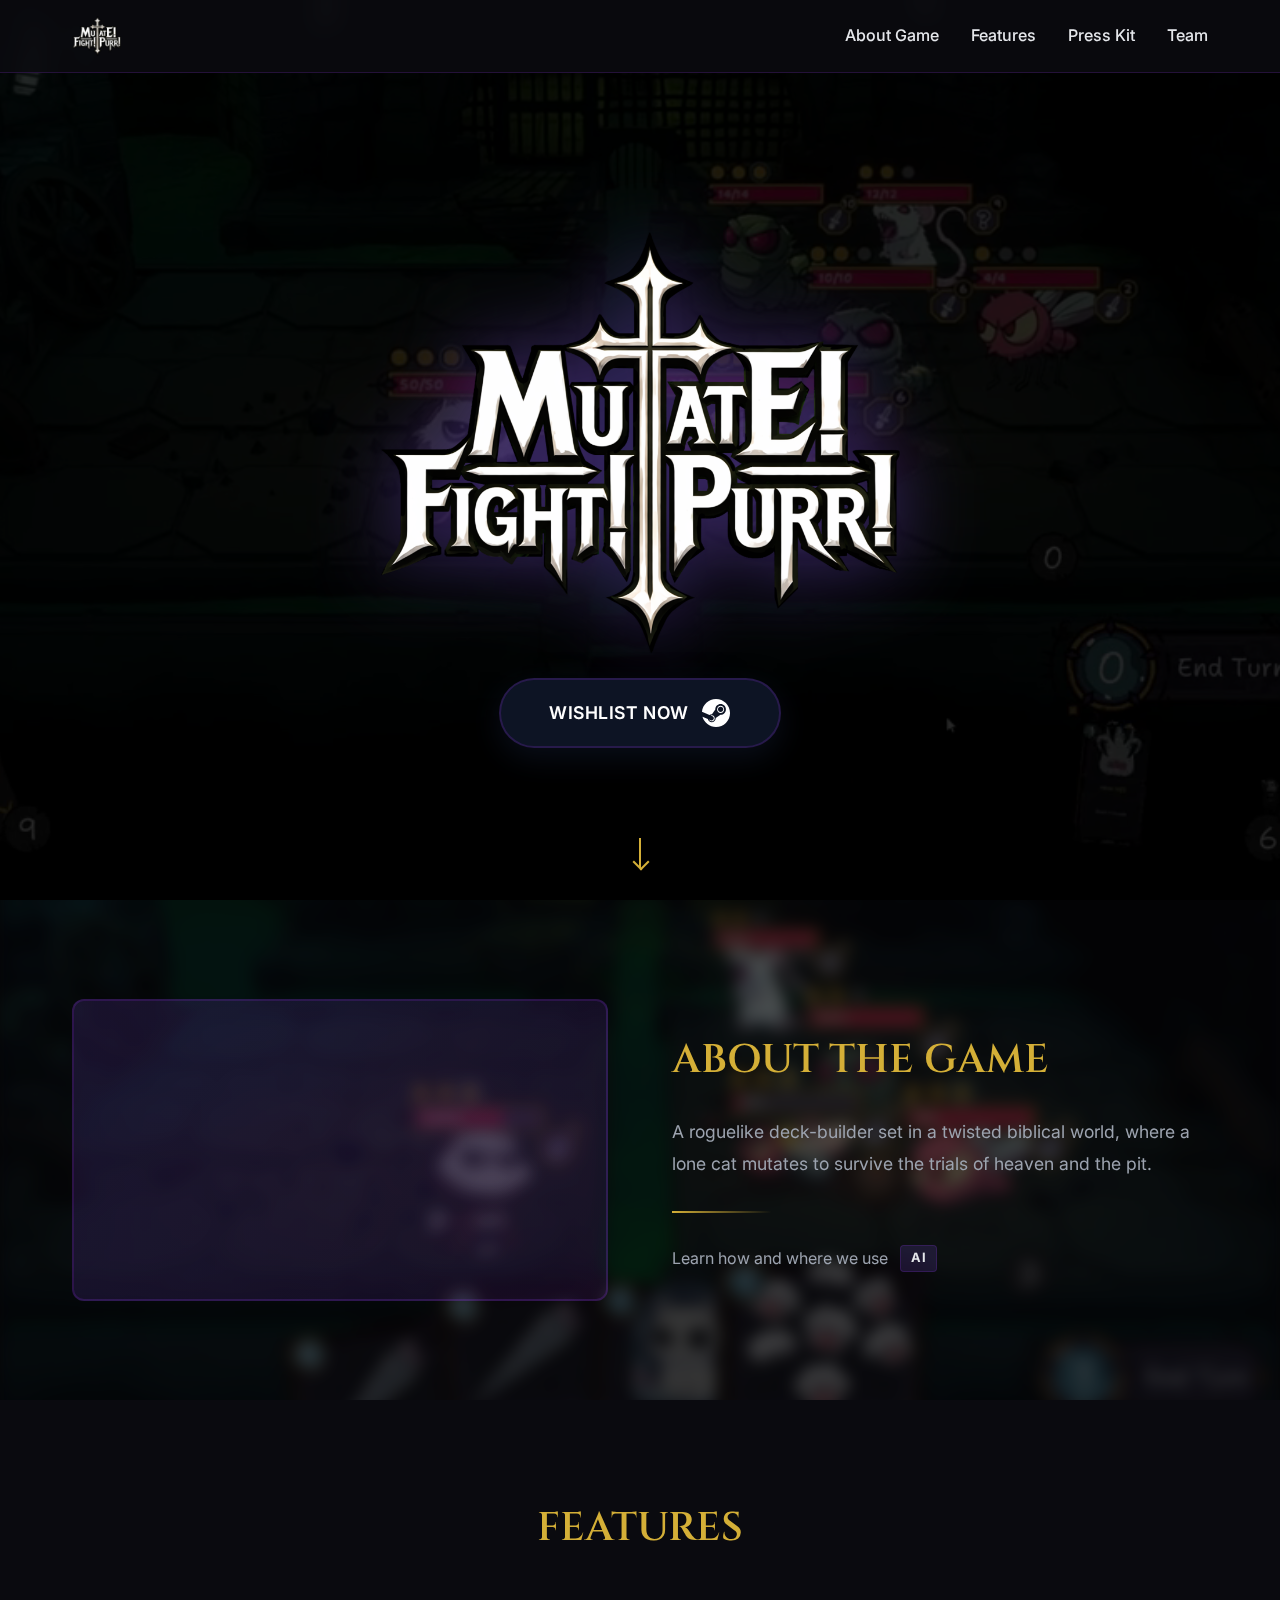
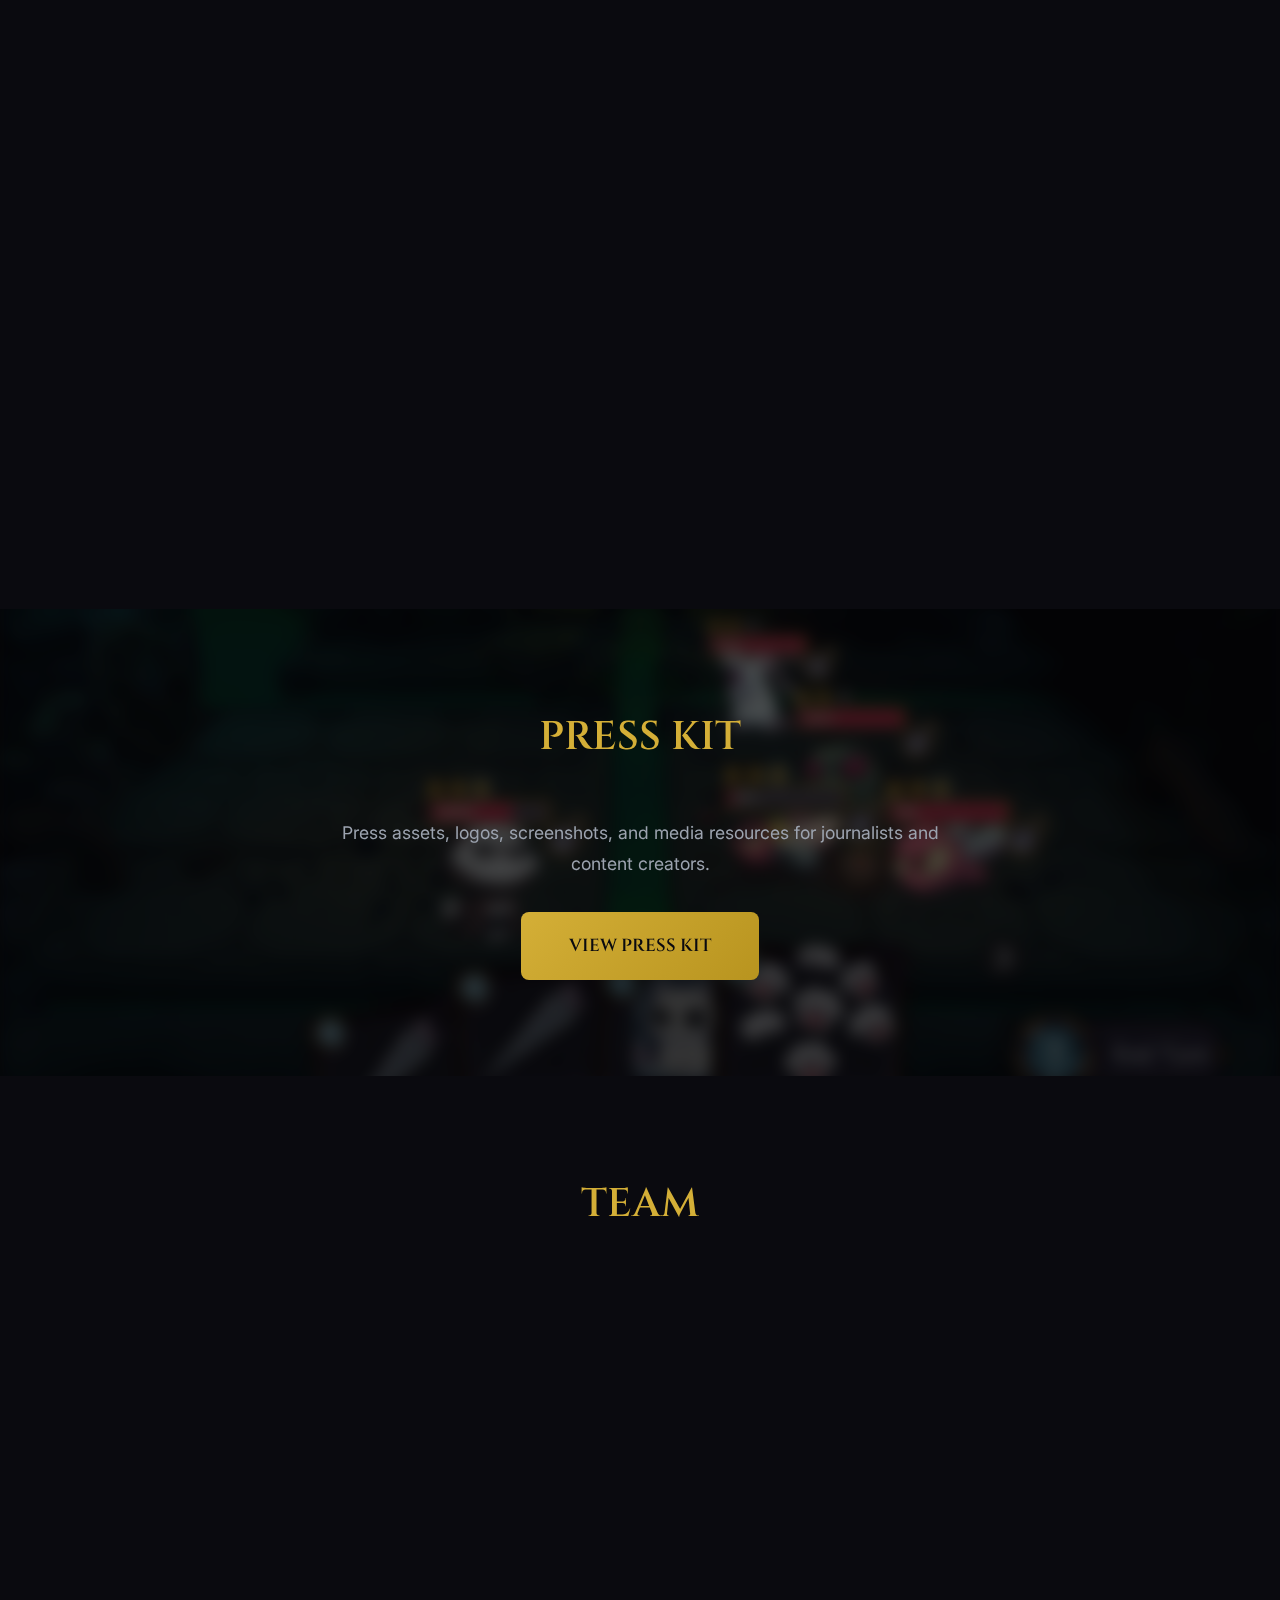
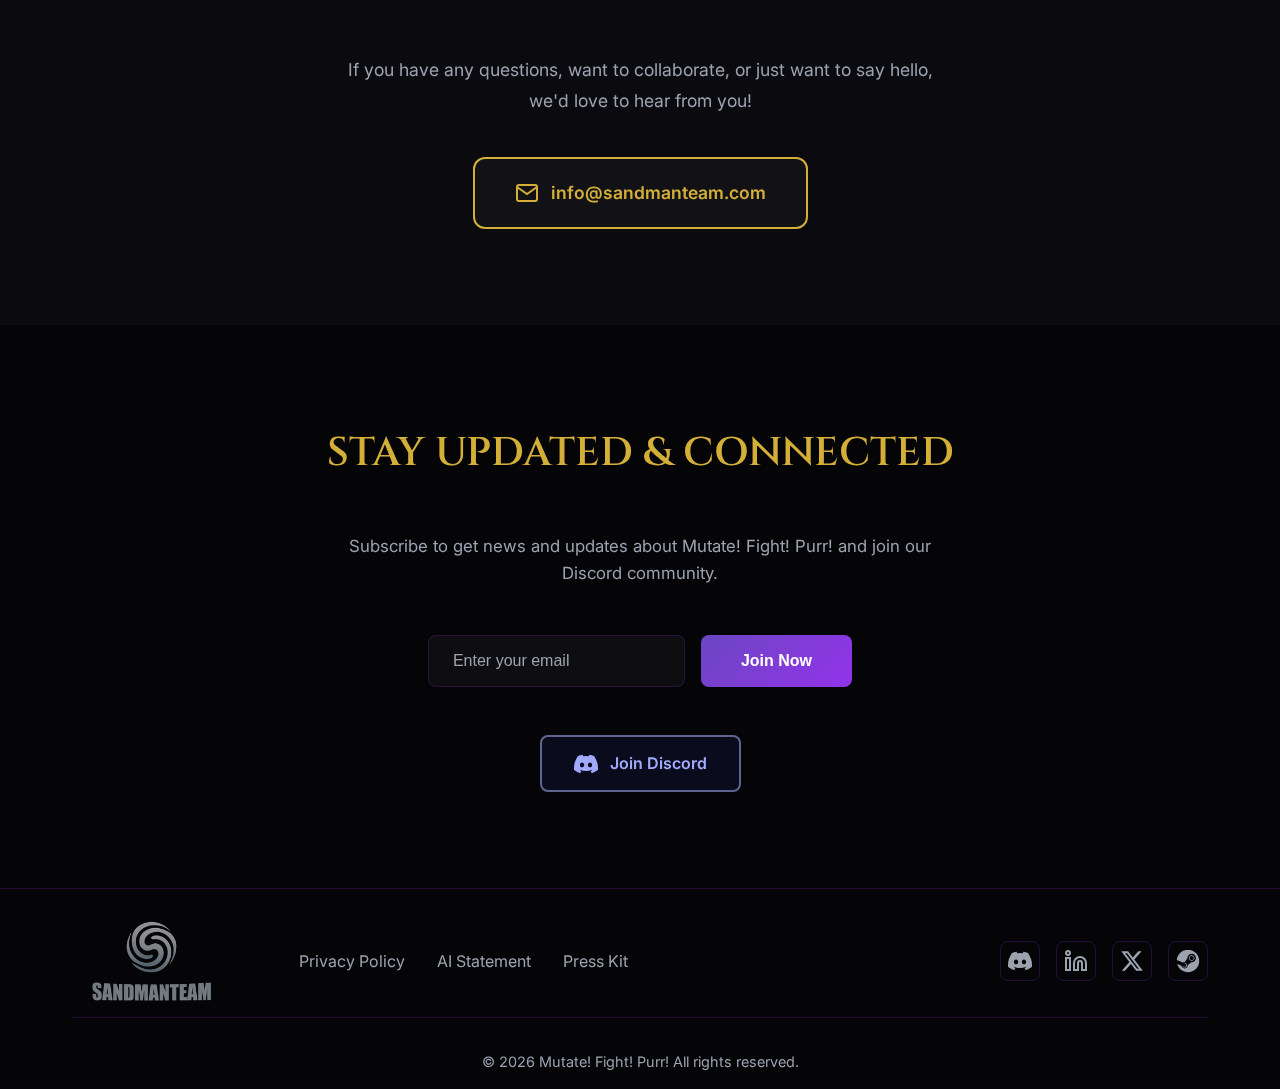
<file: index.html>
<!DOCTYPE html>

<html lang="en">

<head>
    <meta charset="UTF-8">
    <meta name="viewport" content="width=device-width, initial-scale=1.0">
    <title>Mutate! Fight! Purr! - Roguelike Deck-Builder</title>
    <link rel="icon" href="img/favicon.png" type="image/png">
    <link rel="preconnect" href="https://fonts.googleapis.com">
    <link rel="preconnect" href="https://fonts.gstatic.com" crossorigin>
    <link
        href="https://fonts.googleapis.com/css2?family=Cinzel:wght@400;600;700&family=Inter:wght@300;400;500;600&display=swap"
        rel="stylesheet">
    <link rel="stylesheet" href="styles.css">
</head>

<body>
    <!-- Navigation Bar -->
    <nav class="navbar" id="navbar">
        <div class="nav-container">
            <div class="nav-logo">
                <img src="img/logo.png" alt="Mutate! Fight! Purr!" class="logo-img">
            </div>
            <ul class="nav-menu" id="navMenu">
                <li><a href="#about" class="nav-link">About Game</a></li>
                <li><a href="#features" class="nav-link">Features</a></li>
                <li><a href="#press" class="nav-link">Press Kit</a></li>
                <li><a href="#team" class="nav-link">Team</a></li>
            </ul>
            <div class="nav-toggle" id="navToggle">
                <span></span>
                <span></span>
                <span></span>
            </div>
        </div>
    </nav>

    <!-- Hero Section -->
    <section class="hero">
        <div class="hero-background">
            <video class="background-video" autoplay loop muted playsinline>
                <source src="img/gameplay.mp4" type="video/mp4">
            </video>
            <div class="video-overlay"></div>
        </div>
        <div class="hero-content">
            <h1 class="hero-title">
                <img src="img/logo.png" alt="Mutate! Fight! Purr!" class="hero-logo">
            </h1>
            <div class="hero-cta">
                <a href="https://store.steampowered.com/app/4171610/Mutate_Fight_Purr/" target="_blank"
                    class="steam-cta-button">
                    <span class="steam-cta-label">Wishlist now</span>
                    <img src="img/steam.svg" alt="Steam" class="steam-cta-logo">
                </a>
            </div>
        </div>
        <div class="hero-scroll-indicator">
            <div class="scroll-arrow"></div>
        </div>
    </section>

    <!-- About Game Section -->
    <section class="about" id="about">
        <div class="container">
            <div class="about-content">
                <div class="about-media">
                    <div class="gif-placeholder">
                        <iframe class="gameplay-video" src="https://www.youtube.com/embed/Z2Lz1MsmwhQ?si=hbLdI1DB2Jkrtd5U"
                            title="YouTube video player" frameborder="0"
                            allow="accelerometer; autoplay; clipboard-write; encrypted-media; gyroscope; picture-in-picture; web-share"
                            referrerpolicy="strict-origin-when-cross-origin" allowfullscreen></iframe>
                    </div>
                </div>
                <div class="about-text">
                    <h2 class="section-title">About the Game</h2>
                    <p class="about-description">
                        A roguelike deck-builder set in a twisted biblical world, where a lone cat mutates to survive
                        the trials of heaven and the pit.
                    </p>
                    <div class="separator"></div>
                    <a href="ai.html" class="ai-link">
                        <span>Learn how and where we use</span>
                        <span class="ai-label-animated">AI</span>
                    </a>
                </div>
            </div>
        </div>
    </section>
    <!-- Features Section -->
    <section class="features" id="features">
        <div class="container">
            <h2 class="section-title centered">Features</h2>
            <div class="features-grid">
                <div class="feature-card">
                    <div class="feature-gif">
                        <div class="gif-placeholder small">
                            <video class="feature-image" autoplay loop muted playsinline>
                                <source src="img/videos/mutations.mp4" type="video/mp4">
                            </video>
                        </div>
                    </div>
                    <h3 class="feature-title">Scary<br>Mutations</h3>
                    <p class="feature-description">Transform your cat with fearsome mutations that unlock new cards and
                        shift how you approach every fight.</p>
                </div>
                <div class="feature-card">
                    <div class="feature-gif">
                        <div class="gif-placeholder small">
                            <video class="feature-image" autoplay loop muted playsinline>
                                <source src="img/videos/battle.mp4" type="video/mp4">
                            </video>
                        </div>
                    </div>
                    <h3 class="feature-title">Demonic<br>Battles</h3>
                    <p class="feature-description">Battle heaven and hell's creatures in turn-based card duels—choose
                        your plays wisely or pay the price.</p>
                </div>
                <div class="feature-card">
                    <div class="feature-gif">
                        <div class="gif-placeholder small">
                            <video class="feature-image" autoplay loop muted playsinline>
                                <source src="img/videos/summon.mp4" type="video/mp4">
                            </video>
                        </div>
                    </div>
                    <h3 class="feature-title">Deck<br>Building</h3>
                    <p class="feature-description">Craft the perfect deck as you journey through procedurally generated
                        challenges.</p>
                </div>
                <div class="feature-card">
                    <div class="feature-gif">
                        <div class="gif-placeholder small">
                            <video class="feature-image" autoplay loop muted playsinline>
                                <source src="img/videos/map.mp4" type="video/mp4">
                            </video>
                        </div>
                    </div>
                    <h3 class="feature-title">Roguelike<br>Adventure</h3>
                    <p class="feature-description">Each run is unique. Die, learn, and return stronger in this endless
                        cycle of growth.</p>
                </div>
            </div>
        </div>
    </section>
    <!-- Press Kit Section -->

    <section class="press" id="press">
        <div class="container">
            <div class="press-content">
                <h2 class="section-title centered">Press Kit</h2>
                <p class="press-description">
                    Press assets, logos, screenshots, and media resources for journalists and content creators.
                </p>
                <a href="presskit.html" class="press-button" style="text-decoration: none; display: inline-block;">View
                    Press Kit</a>
            </div>
        </div>
    </section>

    <!-- Team Section -->
    <section class="team" id="team">
        <div class="container">
            <h2 class="section-title centered">Team</h2>
            <div class="team-grid">
                <div class="team-card">
                    <div class="team-photo">
                        <img src="img/albert.webp" alt="Albert Kovnir" class="team-avatar">
                    </div>
                    <h3 class="team-name">Albert Kovnir</h3>
                    <p class="team-role">Development</p>
                </div>
                <div class="team-card">
                    <div class="team-photo">
                        <img src="img/kate.webp" alt="Kate Kovnir" class="team-avatar">
                    </div>
                    <h3 class="team-name">Kate Kovnir</h3>
                    <p class="team-role">Art</p>
                </div>
                <div class="team-card">
                    <div class="team-photo">
                        <img src="img/oleksandr.webp" alt="Olexandr Nosov" class="team-avatar">
                    </div>
                    <h3 class="team-name">Olexandr Nosov</h3>
                    <p class="team-role">Game Design</p>
                </div>
            </div>
            <div class="team-contact">
                <p class="contact-description">
                    If you have any questions, want to collaborate, or just want to say hello, we'd love to hear from
                    you!
                </p>
                <div class="contact-email">
                    <a href="mailto:info@sandmanteam.com" class="contact-link">
                        <svg class="contact-icon" width="24" height="24" viewBox="0 0 24 24" fill="none"
                            stroke="currentColor" stroke-width="2">
                            <path d="M4 4h16c1.1 0 2 .9 2 2v12c0 1.1-.9 2-2 2H4c-1.1 0-2-.9-2-2V6c0-1.1.9-2 2-2z">
                            </path>
                            <polyline points="22,6 12,13 2,6"></polyline>
                        </svg>
                        <span>info@sandmanteam.com</span>
                    </a>
                </div>
            </div>
        </div>
    </section>

    <section class="community">
        <div class="container">
            <h2 class="section-title centered">Stay Updated &amp; Connected</h2>
            <p class="community-description">
                Subscribe to get news and updates about Mutate! Fight! Purr! and join our Discord community.
            </p>
            <div class="community-actions">
                <div class="community-subscribe">
                    <div class="hero-cta">
                        <form
                            action="https://sandmanteam.us20.list-manage.com/subscribe/post?u=511bcdf5dd6931502f296d313&amp;id=413bf96ff1&amp;f_id=00e442eef0"
                            method="post" id="mc-embedded-subscribe-form" name="mc-embedded-subscribe-form"
                            class="validate" target="_blank" novalidate>
                            <div class="form-wrapper">
                                <input type="email" name="EMAIL" class="required email email-input" id="mce-EMAIL"
                                    required placeholder="Enter your email" value="">
                                <input type="submit" name="subscribe" id="mc-embedded-subscribe" class="cta-button"
                                    value="Join Now">
                                <div class="form-spinner" id="formSpinner" style="display: none;">
                                    <div class="spinner"></div>
                                </div>
                            </div>
                            <div hidden="">
                                <input type="hidden" name="tags" value="4232400">
                            </div>
                            <div aria-hidden="true" style="position: absolute; left: -5000px;">
                                <input type="text" name="b_511bcdf5dd6931502f296d313_413bf96ff1" tabindex="-1" value="">
                            </div>
                            <div id="mce-responses" style="display: none;">
                                <div class="response" id="mce-error-response"></div>
                                <div class="response" id="mce-success-response"></div>
                            </div>
                        </form>
                    </div>
                </div>
                <div class="community-discord">
                    <div class="hero-discord">
                        <a href="https://discord.gg/DR94tyQsXx" target="_blank" class="discord-button">
                            <svg class="discord-icon" width="24" height="24" viewBox="0 0 24 24" fill="currentColor">
                                <path
                                    d="M20.317 4.37a19.791 19.791 0 0 0-4.885-1.515.074.074 0 0 0-.079.037c-.21.375-.444.864-.608 1.25a18.27 18.27 0 0 0-5.487 0 12.64 12.64 0 0 0-.617-1.25.077.077 0 0 0-.079-.037A19.736 19.736 0 0 0 3.677 4.37a.07.07 0 0 0-.032.027C.533 9.046-.32 13.58.099 18.057a.082.082 0 0 0 .031.057 19.9 19.9 0 0 0 5.993 3.03.078.078 0 0 0 .084-.028c.462-.63.874-1.295 1.226-1.994a.076.076 0 0 0-.041-.106 13.107 13.107 0 0 1-1.872-.892.077.077 0 0 1-.008-.128 10.2 10.2 0 0 0 .372-.292.074.074 0 0 1 .077-.01c3.928 1.793 8.18 1.793 12.062 0a.074.074 0 0 1 .078.01c.12.098.246.198.373.292a.077.077 0 0 1-.006.127 12.299 12.299 0 0 1-1.873.892.077.077 0 0 0-.041.107c.36.698.772 1.362 1.225 1.993a.076.076 0 0 0 .084.028 19.839 19.839 0 0 0 6.002-3.03.077.077 0 0 0 .032-.054c.5-5.177-.838-9.674-3.549-13.66a.061.061 0 0 0-.031-.03zM8.02 15.33c-1.183 0-2.157-1.085-2.157-2.419 0-1.333.956-2.419 2.157-2.419 1.21 0 2.176 1.096 2.157 2.42 0 1.333-.956 2.418-2.157 2.418zm7.975 0c-1.183 0-2.157-1.085-2.157-2.419 0-1.333.955-2.419 2.157-2.419 1.21 0 2.176 1.096 2.157 2.42 0 1.333-.946 2.418-2.157 2.418z" />
                            </svg>
                            <span>Join Discord</span>
                        </a>
                    </div>
                </div>
            </div>
        </div>
    </section>

    <!-- Footer -->
    <footer class="footer">
        <div class="container">
            <div class="footer-content">
                <div class="footer-links">
                    <a href="https://sandmanteam.com/" target="_blank" class="sandman-button">
                        <img src="img/sandmanteam.webp" alt="SandmanTeam" class="sandman-logo">
                    </a>
                    <a href="privacy.html" class="footer-link">Privacy Policy</a>
                    <a href="ai.html" class="footer-link">AI Statement</a>
                    <a href="presskit.html" class="footer-link">Press Kit</a>
                </div>
                <div class="footer-social">
                    <a href="https://discord.gg/DR94tyQsXx" target="_blank" class="social-icon" aria-label="Discord">
                        <svg width="24" height="24" viewBox="0 0 24 24" fill="currentColor">
                            <path
                                d="M20.317 4.37a19.791 19.791 0 0 0-4.885-1.515.074.074 0 0 0-.079.037c-.21.375-.444.864-.608 1.25a18.27 18.27 0 0 0-5.487 0 12.64 12.64 0 0 0-.617-1.25.077.077 0 0 0-.079-.037A19.736 19.736 0 0 0 3.677 4.37a.07.07 0 0 0-.032.027C.533 9.046-.32 13.58.099 18.057a.082.082 0 0 0 .031.057 19.9 19.9 0 0 0 5.993 3.03.078.078 0 0 0 .084-.028c.462-.63.874-1.295 1.226-1.994a.076.076 0 0 0-.041-.106 13.107 13.107 0 0 1-1.872-.892.077.077 0 0 1-.008-.128 10.2 10.2 0 0 0 .372-.292.074.074 0 0 1 .077-.01c3.928 1.793 8.18 1.793 12.062 0a.074.074 0 0 1 .078.01c.12.098.246.198.373.292a.077.077 0 0 1-.006.127 12.299 12.299 0 0 1-1.873.892.077.077 0 0 0-.041.107c.36.698.772 1.362 1.225 1.993a.076.076 0 0 0 .084.028 19.839 19.839 0 0 0 6.002-3.03.077.077 0 0 0 .032-.054c.5-5.177-.838-9.674-3.549-13.66a.061.061 0 0 0-.031-.03zM8.02 15.33c-1.183 0-2.157-1.085-2.157-2.419 0-1.333.956-2.419 2.157-2.419 1.21 0 2.176 1.096 2.157 2.42 0 1.333-.956 2.418-2.157 2.418zm7.975 0c-1.183 0-2.157-1.085-2.157-2.419 0-1.333.955-2.419 2.157-2.419 1.21 0 2.176 1.096 2.157 2.42 0 1.333-.946 2.418-2.157 2.418z" />
                        </svg>
                    </a>
                    <a href="https://www.linkedin.com/company/sandmanteam" target="_blank" class="social-icon"
                        aria-label="LinkedIn">
                        <svg width="24" height="24" viewBox="0 0 24 24" fill="none" stroke="currentColor"
                            stroke-width="2">
                            <path d="M16 8a6 6 0 0 1 6 6v7h-4v-7a2 2 0 0 0-2-2 2 2 0 0 0-2 2v7h-4v-7a6 6 0 0 1 6-6z">
                            </path>
                            <rect x="2" y="9" width="4" height="12"></rect>
                            <circle cx="4" cy="4" r="2"></circle>
                        </svg>
                    </a>
                    <a href="https://x.com/kovnirdev" target="_blank" class="social-icon" aria-label="X">
                        <svg width="24" height="24" viewBox="0 0 24 24" fill="currentColor">
                            <path
                                d="M18.244 2.25h3.308l-7.227 8.26 8.502 11.24H16.17l-5.214-6.817L4.99 21.75H1.68l7.73-8.835L1.254 2.25H8.08l4.713 6.231zm-1.161 17.52h1.833L7.084 4.126H5.117z" />
                        </svg>
                    </a>
                    <a href="https://store.steampowered.com/app/4171610/Mutate_Fight_Purr/" target="_blank"
                        class="social-icon" aria-label="Steam">
                        <img src="img/steam.svg" alt="Steam">
                    </a>
                </div>
            </div>
            <div class="footer-bottom">
                <p>&copy; 2026 Mutate! Fight! Purr! All rights reserved.</p>
            </div>
        </div>
    </footer>

    <!-- Custom Popup Modal -->
    <div id="customPopup" class="custom-popup">
        <div class="popup-overlay"></div>
        <div class="popup-content">
            <button class="popup-close" id="popupClose">&times;</button>
            <div class="popup-icon">✨</div>
            <h3 class="popup-title" id="popupTitle">Title</h3>
            <p class="popup-message" id="popupMessage">Message</p>
            <div id="popupDiscord" class="popup-discord" style="display: none;">
                <p class="popup-discord-text">Don't forget to join our Discord!</p>
                <a href="https://discord.gg/DR94tyQsXx" target="_blank" class="popup-discord-button">
                    <svg class="discord-icon" width="20" height="20" viewBox="0 0 24 24" fill="currentColor">
                        <path
                            d="M20.317 4.37a19.791 19.791 0 0 0-4.885-1.515.074.074 0 0 0-.079.037c-.21.375-.444.864-.608 1.25a18.27 18.27 0 0 0-5.487 0 12.64 12.64 0 0 0-.617-1.25.077.077 0 0 0-.079-.037A19.736 19.736 0 0 0 3.677 4.37a.07.07 0 0 0-.032.027C.533 9.046-.32 13.58.099 18.057a.082.082 0 0 0 .031.057 19.9 19.9 0 0 0 5.993 3.03.078.078 0 0 0 .084-.028c.462-.63.874-1.295 1.226-1.994a.076.076 0 0 0-.041-.106 13.107 13.107 0 0 1-1.872-.892.077.077 0 0 1-.008-.128 10.2 10.2 0 0 0 .372-.292.074.074 0 0 1 .077-.01c3.928 1.793 8.18 1.793 12.062 0a.074.074 0 0 1 .078.01c.12.098.246.198.373.292a.077.077 0 0 1-.006.127 12.299 12.299 0 0 1-1.873.892.077.077 0 0 0-.041.107c.36.698.772 1.362 1.225 1.993a.076.076 0 0 0 .084.028 19.839 19.839 0 0 0 6.002-3.03.077.077 0 0 0 .032-.054c.5-5.177-.838-9.674-3.549-13.66a.061.061 0 0 0-.031-.03zM8.02 15.33c-1.183 0-2.157-1.085-2.157-2.419 0-1.333.956-2.419 2.157-2.419 1.21 0 2.176 1.096 2.157 2.42 0 1.333-.956 2.418-2.157 2.418zm7.975 0c-1.183 0-2.157-1.085-2.157-2.419 0-1.333.955-2.419 2.157-2.419 1.21 0 2.176 1.096 2.157 2.42 0 1.333-.946 2.418-2.157 2.418z" />
                    </svg>
                    <span>Join Discord</span>
                </a>
            </div>
            <button class="popup-button" id="popupButton">OK</button>
        </div>
    </div>
    </div>

    <!-- Consent Popup Modal -->
    <div id="consentPopup" class="custom-popup">
        <div class="popup-overlay"></div>
        <div class="popup-content">
            <button class="popup-close" id="consentPopupClose">&times;</button>
            <div class="popup-icon">📩</div>
            <h3 class="popup-title">Confirm Subscription</h3>
            <div style="text-align: left; font-size: 0.9rem; margin-bottom: 1rem; color: var(--color-text-muted);">
                <label
                    style="display: flex; gap: 10px; cursor: pointer; align-items: flex-start; margin-bottom: 0.8rem;">
                    <input type="checkbox" id="consentCheckbox"
                        style="margin-top: 4px; accent-color: var(--color-primary);">
                    <span>
                        I consent to receiving news, game updates, and special offers via email. I can unsubscribe at
                        any
                        time.
                    </span>
                </label>
                <p style="margin-left: 24px; font-size: 0.85rem; opacity: 0.8;">
                    Your data will be processed in accordance with our <a href="privacy.html"
                        style="color: var(--color-accent-gold); text-decoration: underline;">Privacy Policy</a>.
                </p>
            </div>
            <button class="popup-button" id="consentConfirmButton" disabled
                style="opacity: 0.5; cursor: not-allowed;">Subscribe</button>
        </div>
    </div>

    <script src="script.js"></script>
</body>

</html>
</file>
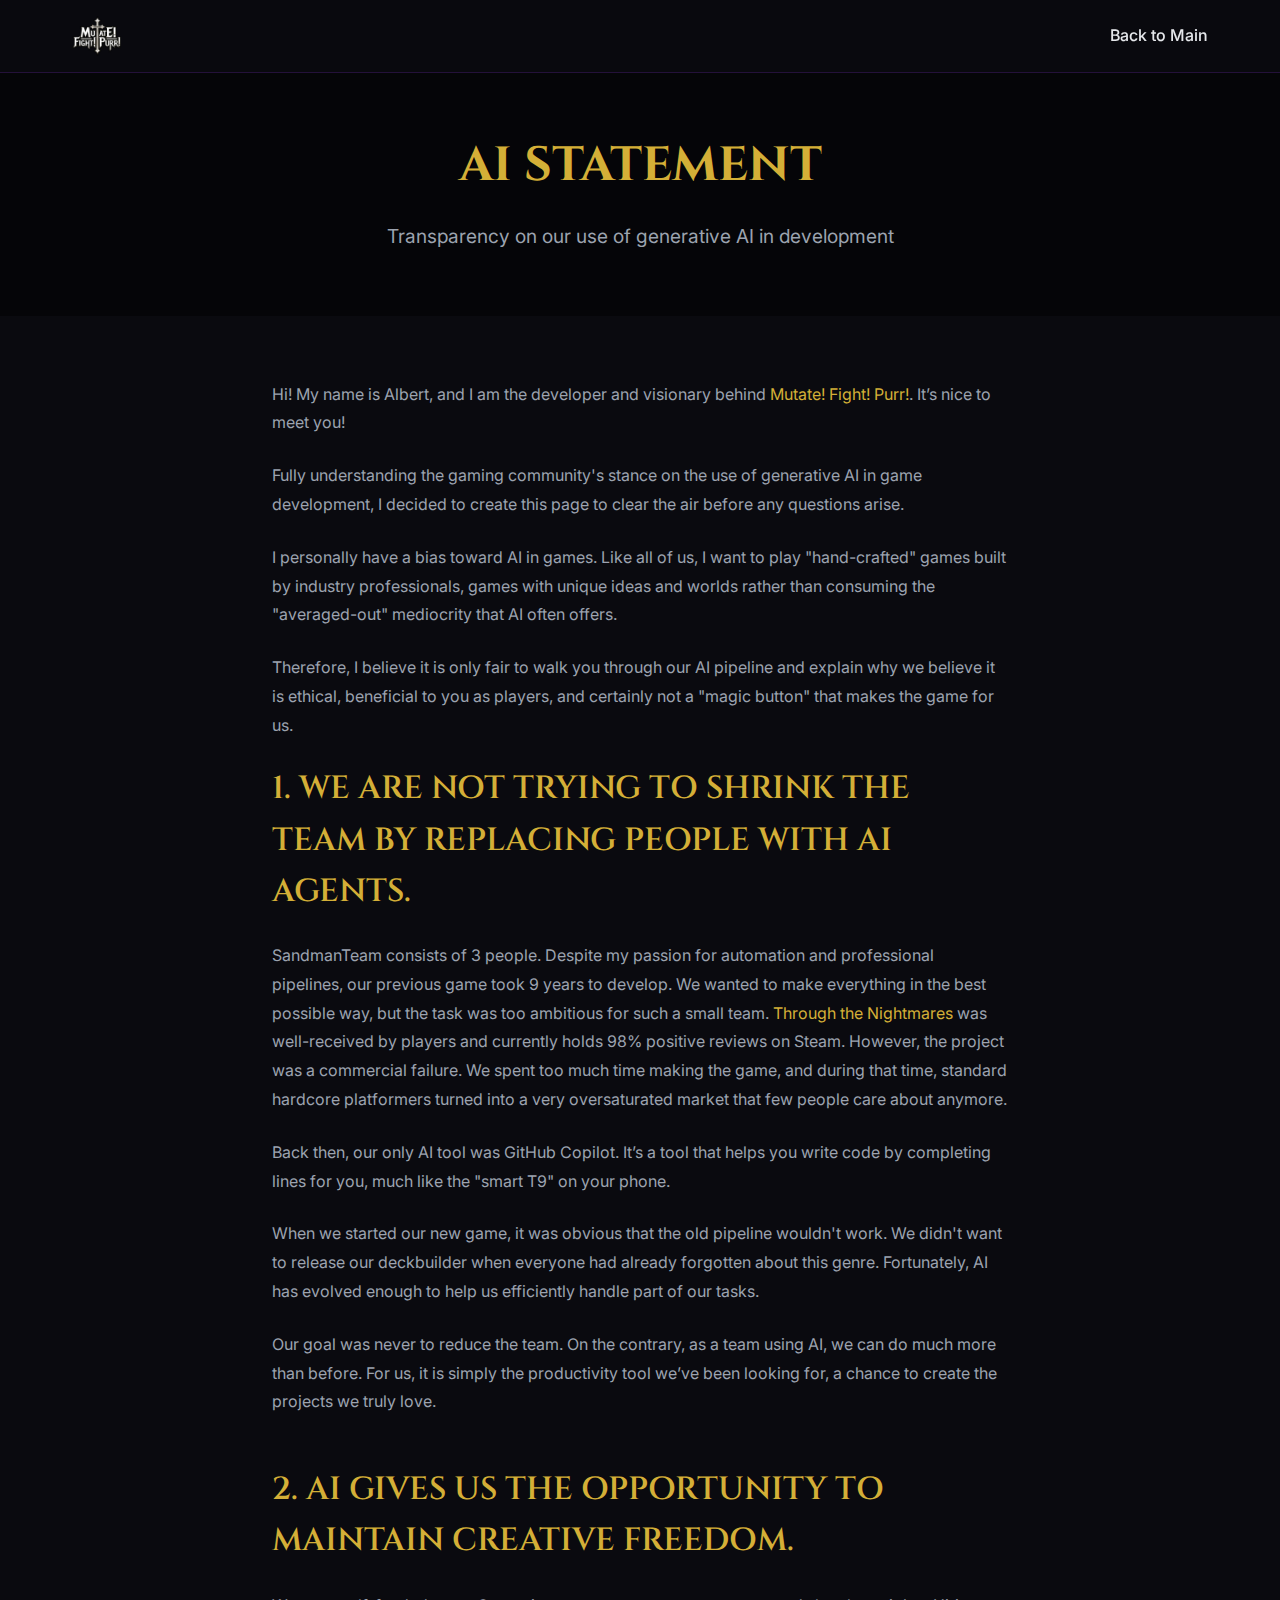
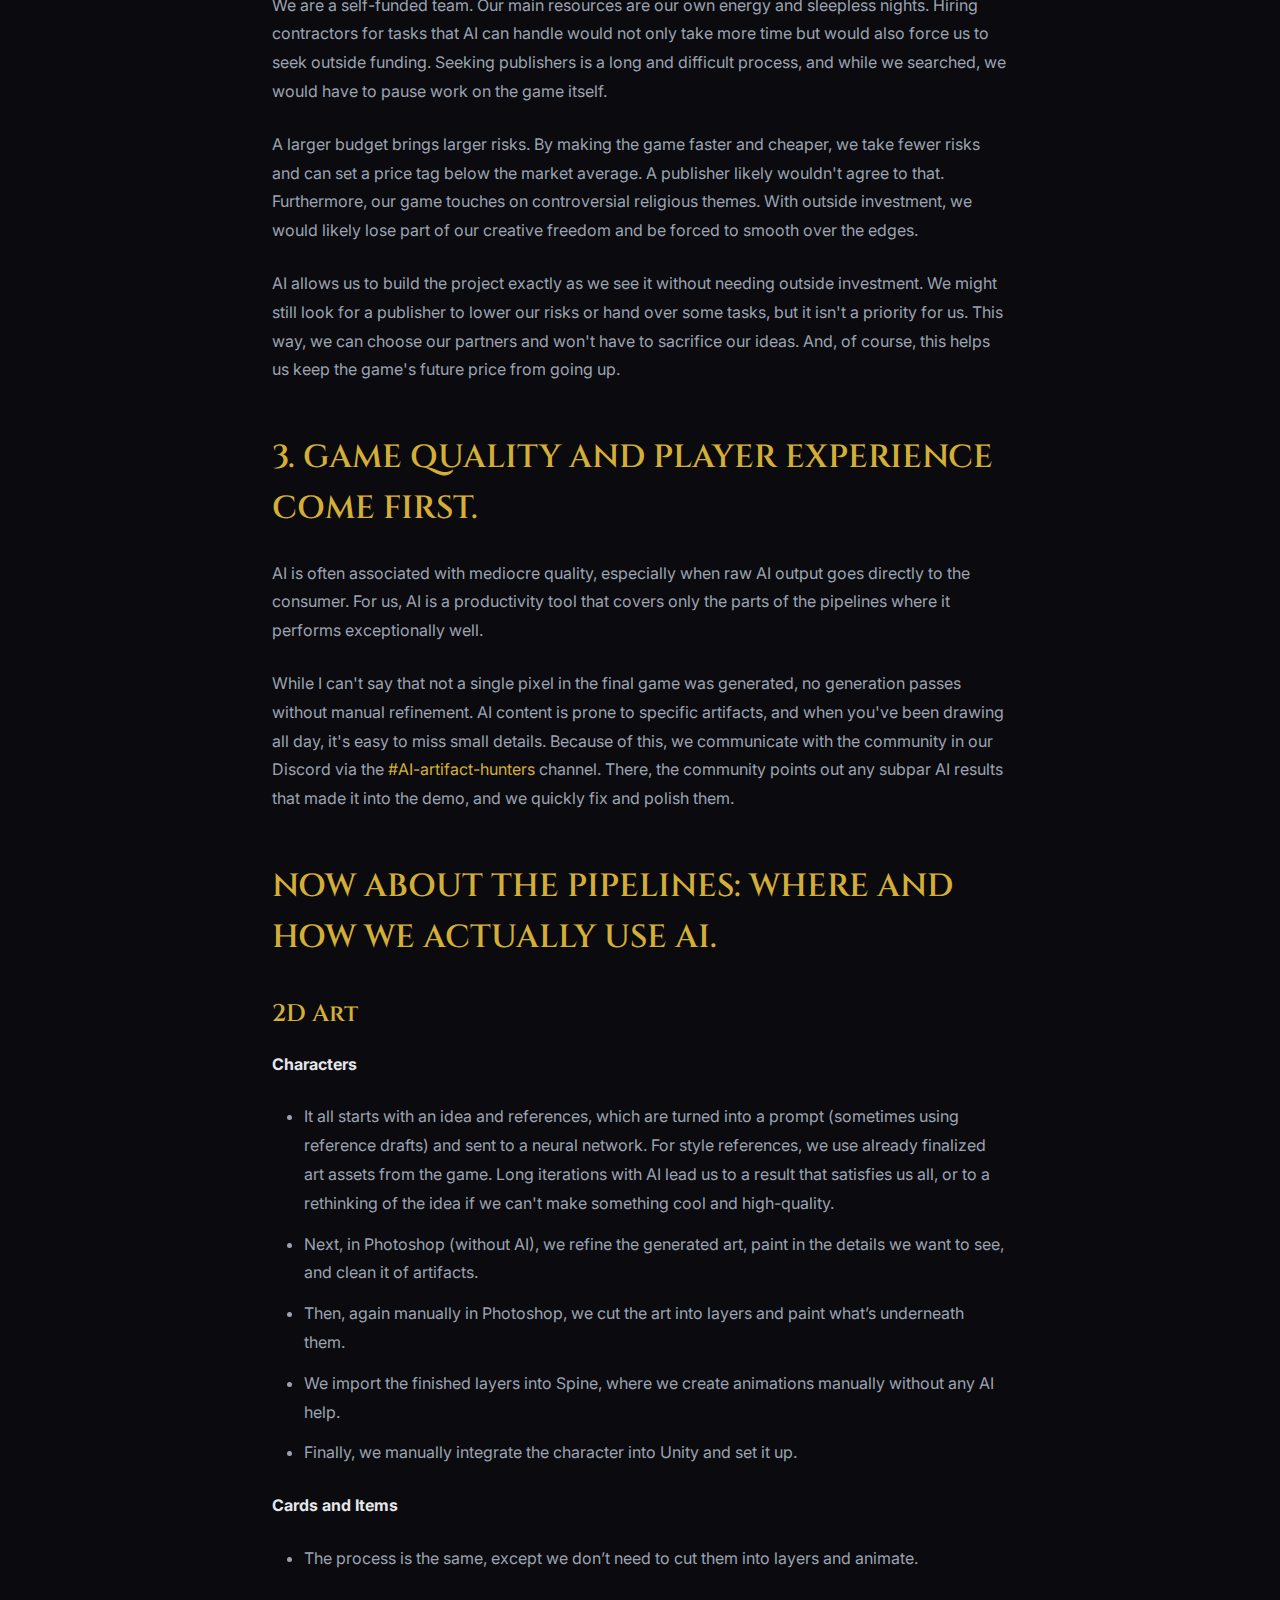
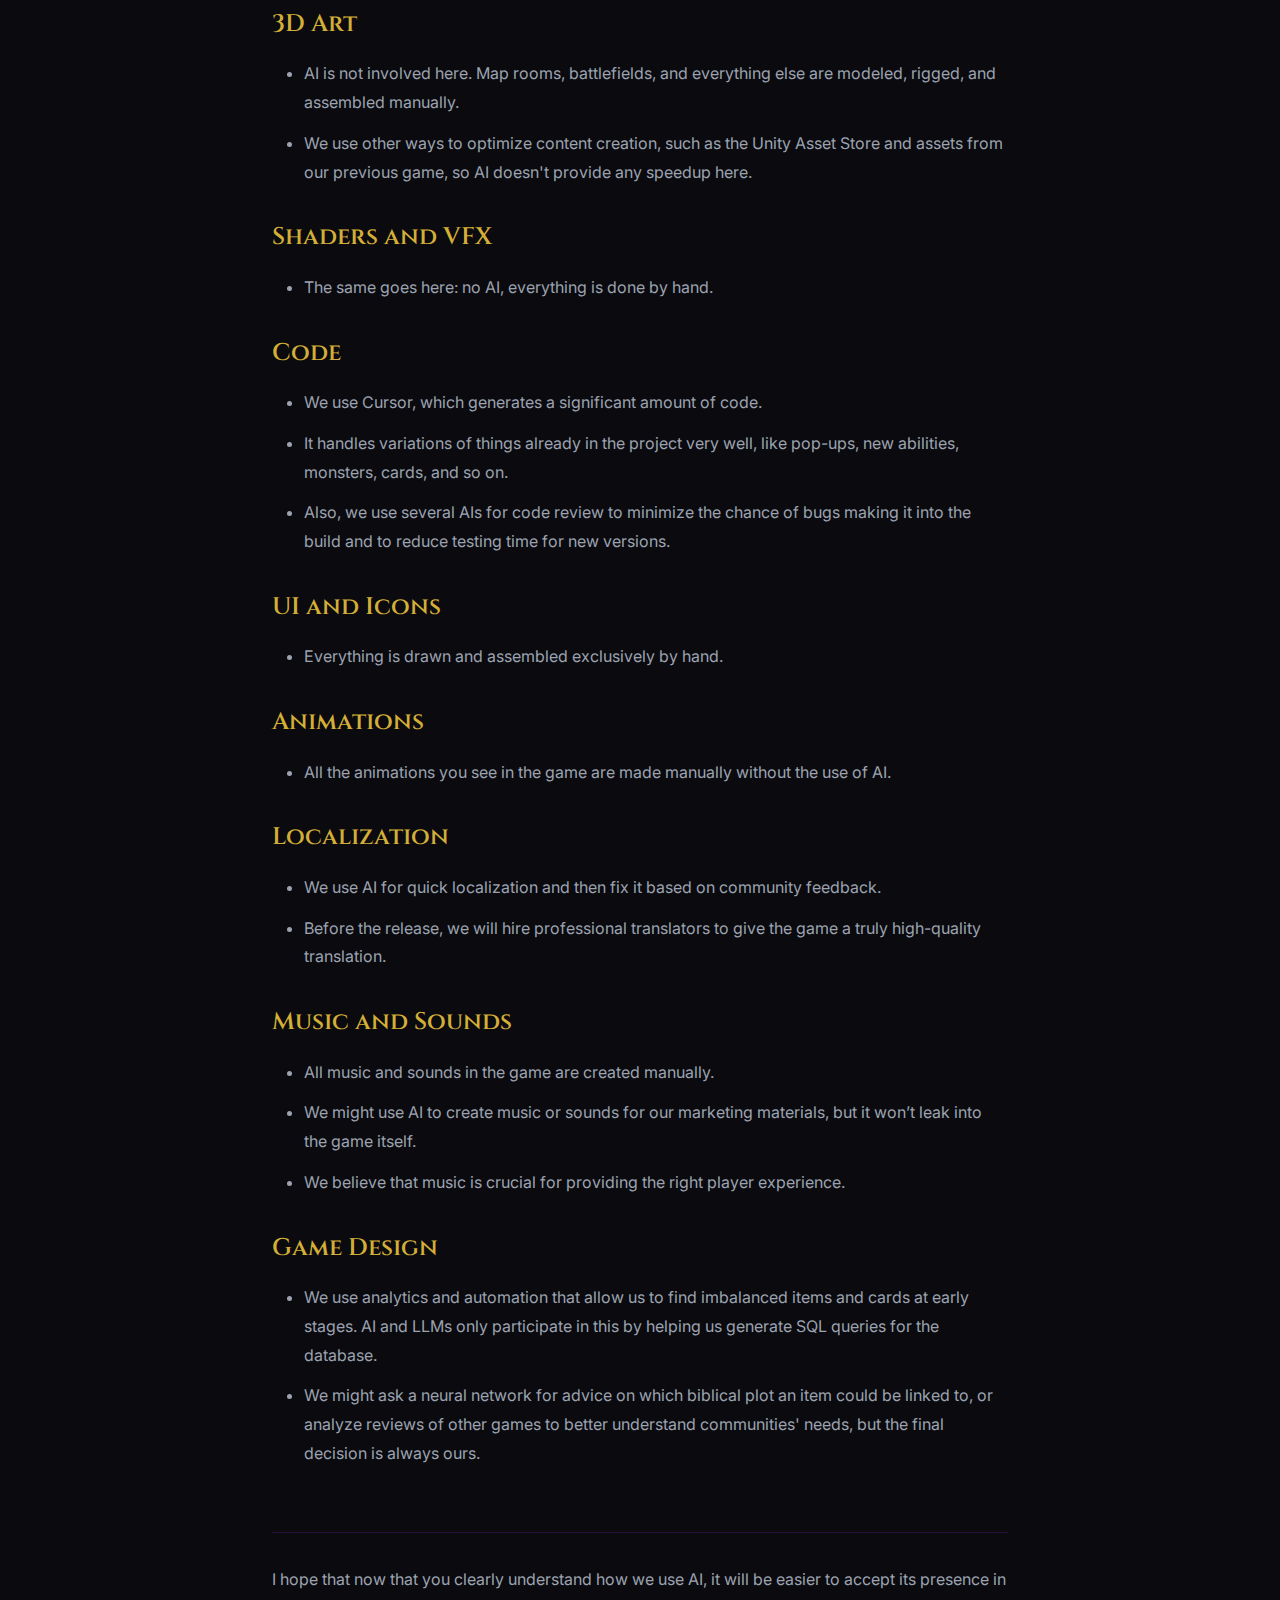
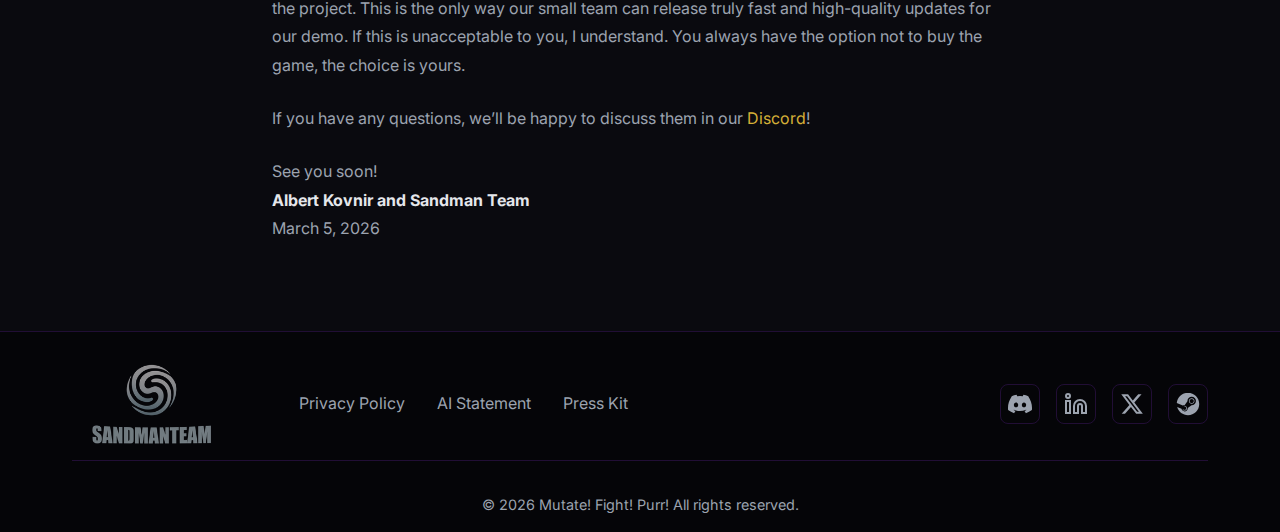
<file: ai.html>
<!DOCTYPE html>
<html lang="en">

<head>
    <meta charset="UTF-8">
    <meta name="viewport" content="width=device-width, initial-scale=1.0">
    <title>AI Statement - Mutate! Fight! Purr!</title>
    <link rel="icon" href="img/favicon.png" type="image/png">
    <link rel="preconnect" href="https://fonts.googleapis.com">
    <link rel="preconnect" href="https://fonts.gstatic.com" crossorigin>
    <link
        href="https://fonts.googleapis.com/css2?family=Cinzel:wght@400;600;700&family=Inter:wght@300;400;500;600&display=swap"
        rel="stylesheet">
    <link rel="stylesheet" href="styles.css">
    <style>
        .ai-hero {
            padding: 8rem 0 4rem;
            text-align: center;
            background: var(--color-bg-darker);
        }

        .ai-hero h1 {
            font-family: 'Cinzel', serif;
            font-size: 3rem;
            font-weight: 700;
            color: var(--color-accent-gold);
            margin-bottom: 1rem;
            text-transform: uppercase;
        }

        .ai-hero p {
            font-size: 1.2rem;
            color: var(--color-text-muted);
            max-width: 600px;
            margin: 0 auto;
        }

        .ai-content {
            padding: 4rem 0;
            background: var(--color-bg-dark);
        }

        .ai-content:nth-child(even) {
            background: var(--color-bg-darker);
        }

        .ai-section {
            max-width: 800px;
            margin: 0 auto;
            padding: 0 2rem;
        }

        .ai-section h2 {
            font-family: 'Cinzel', serif;
            font-size: 2rem;
            font-weight: 600;
            color: var(--color-accent-gold);
            margin-top: 3rem;
            margin-bottom: 1.5rem;
            text-transform: uppercase;
        }

        .ai-section h2:first-of-type {
            margin-top: 0;
        }

        .ai-section h3 {
            font-family: 'Cinzel', serif;
            font-size: 1.5rem;
            font-weight: 600;
            color: var(--color-accent-gold);
            margin-top: 2rem;
            margin-bottom: 1rem;
        }

        .ai-section strong {
            color: var(--color-text);
        }

        .ai-section p {
            color: var(--color-text-muted);
            line-height: 1.8;
            margin-bottom: 1.5rem;
            font-size: 1rem;
        }

        .ai-section ul {
            color: var(--color-text-muted);
            line-height: 1.8;
            margin-bottom: 1.5rem;
            padding-left: 2rem;
        }

        .ai-section li {
            margin-bottom: 0.75rem;
        }

        .ai-section strong {
            color: var(--color-text);
        }

        .ai-section a {
            color: var(--color-accent-gold);
            text-decoration: none;
            transition: color 0.3s ease;
        }

        .ai-section a:hover {
            color: var(--color-primary);
        }
    </style>
</head>

<body>
    <!-- Navigation Bar -->
    <nav class="navbar" id="navbar">
        <div class="nav-container">
            <div class="nav-logo">
                <a href="index.html" style="text-decoration: none; color: inherit;">
                    <img src="img/logo.png" alt="Mutate! Fight! Purr!" class="logo-img">
                </a>
            </div>
            <ul class="nav-menu" id="navMenu">
                <li><a href="index.html" class="nav-link">Back to Main</a></li>
            </ul>
            <div class="nav-toggle" id="navToggle">
                <span></span>
                <span></span>
                <span></span>
            </div>
        </div>
    </nav>

    <!-- Hero Section -->
    <section class="ai-hero">
        <div class="container">
            <h1>AI Statement</h1>
            <p>Transparency on our use of generative AI in development</p>
        </div>
    </section>

    <!-- AI Content -->
    <section class="ai-content">
        <div class="ai-section">
            <p>Hi! My name is Albert, and I am the developer and visionary behind <a
                    href="https://store.steampowered.com/app/4171610/Mutate_Fight_Purr/" target="_blank">Mutate! Fight!
                    Purr!</a>. It’s nice to meet you!</p>
            <p>Fully understanding the gaming community's stance on the use of generative AI in game development, I
                decided to create this page to clear the air before any questions arise.</p>
            <p>I personally have a bias toward AI in games. Like all of us, I want to play "hand-crafted" games built by
                industry professionals, games with unique ideas and worlds rather than consuming the "averaged-out"
                mediocrity that AI often offers.</p>
            <p>Therefore, I believe it is only fair to walk you through our AI pipeline and explain why we believe it is
                ethical, beneficial to you as players, and certainly not a "magic button" that makes the game for us.
            </p>

            <h2>1. We are not trying to shrink the team by replacing people with AI agents.</h2>
            <p>SandmanTeam consists of 3 people. Despite my passion for automation and professional pipelines, our
                previous game took 9 years to develop. We wanted to make everything in the best possible way, but the
                task was too ambitious for such a small team. <a
                    href="https://store.steampowered.com/app/1266210/Through_the_Nightmares/" target="_blank">Through
                    the Nightmares</a> was well-received by players and currently holds 98% positive reviews on Steam.
                However, the project was a commercial failure. We spent too much time making the game, and during that
                time, standard hardcore platformers turned into a very oversaturated market that few people care about
                anymore.</p>
            <p>Back then, our only AI tool was GitHub Copilot. It’s a tool that helps you write code by completing lines
                for you, much like the "smart T9" on your phone.</p>
            <p>When we started our new game, it was obvious that the old pipeline wouldn't work. We didn't want to
                release our deckbuilder when everyone had already forgotten about this genre. Fortunately, AI has
                evolved enough to help us efficiently handle part of our tasks.</p>
            <p>Our goal was never to reduce the team. On the contrary, as a team using AI, we can do much more than
                before. For us, it is simply the productivity tool we’ve been looking for, a chance to create the
                projects we truly love.</p>

            <h2>2. AI gives us the opportunity to maintain creative freedom.</h2>
            <p>We are a self-funded team. Our main resources are our own energy and sleepless nights. Hiring contractors
                for tasks that AI can handle would not only take more time but would also force us to seek outside
                funding. Seeking publishers is a long and difficult process, and while we searched, we would have to
                pause work on the game itself.</p>
            <p>A larger budget brings larger risks. By making the game faster and cheaper, we take fewer risks and can
                set a price tag below the market average. A publisher likely wouldn't agree to that. Furthermore, our
                game touches on controversial religious themes. With outside investment, we would likely lose part of
                our creative freedom and be forced to smooth over the edges.</p>
            <p>AI allows us to build the project exactly as we see it without needing outside investment. We might still
                look for a publisher to lower our risks or hand over some tasks, but it isn't a priority for us. This
                way, we can choose our partners and won't have to sacrifice our ideas. And, of course, this helps us
                keep the game's future price from going up.</p>

            <h2>3. Game quality and player experience come first.</h2>
            <p>AI is often associated with mediocre quality, especially when raw AI output goes directly to the
                consumer. For us, AI is a productivity tool that covers only the parts of the pipelines where it
                performs exceptionally well.</p>
            <p>While I can't say that not a single pixel in the final game was generated, no generation passes without
                manual refinement. AI content is prone to specific artifacts, and when you've been drawing all day, it's
                easy to miss small details. Because of this, we communicate with the community in our Discord via the <a
                    href="https://discord.gg/DR94tyQsXx" target="_blank">#AI-artifact-hunters</a> channel. There, the
                community points out any subpar AI results that made it into the demo, and we quickly fix and polish
                them.</p>

            <h2>Now about the pipelines: where and how we actually use AI.</h2>

            <h3>2D Art</h3>
            <p><strong>Characters</strong></p>
            <ul>
                <li>It all starts with an idea and references, which are turned into a prompt (sometimes using reference
                    drafts) and sent to a neural network. For style references, we use already finalized art assets from
                    the game. Long iterations with AI lead us to a result that satisfies us all, or to a rethinking of
                    the idea if we can't make something cool and high-quality.</li>
                <li>Next, in Photoshop (without AI), we refine the generated art, paint in the details we want to see,
                    and clean it of artifacts.</li>
                <li>Then, again manually in Photoshop, we cut the art into layers and paint what’s underneath them.</li>
                <li>We import the finished layers into Spine, where we create animations manually without any AI help.
                </li>
                <li>Finally, we manually integrate the character into Unity and set it up.</li>
            </ul>

            <p><strong>Cards and Items</strong></p>
            <ul>
                <li>The process is the same, except we don’t need to cut them into layers and animate.</li>
            </ul>

            <h3>3D Art</h3>
            <ul>
                <li>AI is not involved here. Map rooms, battlefields, and everything else are modeled, rigged, and
                    assembled manually.</li>
                <li>We use other ways to optimize content creation, such as the Unity Asset Store and assets from our
                    previous game, so AI doesn't provide any speedup here.</li>
            </ul>

            <h3>Shaders and VFX</h3>
            <ul>
                <li>The same goes here: no AI, everything is done by hand.</li>
            </ul>

            <h3>Code</h3>
            <ul>
                <li>We use Cursor, which generates a significant amount of code.</li>
                <li>It handles variations of things already in the project very well, like pop-ups, new abilities,
                    monsters, cards, and so on.</li>
                <li>Also, we use several AIs for code review to minimize the chance of bugs making it into the build and
                    to reduce testing time for new versions.</li>
            </ul>

            <h3>UI and Icons</h3>
            <ul>
                <li>Everything is drawn and assembled exclusively by hand.</li>
            </ul>

            <h3>Animations</h3>
            <ul>
                <li>All the animations you see in the game are made manually without the use of AI.</li>
            </ul>

            <h3>Localization</h3>
            <ul>
                <li>We use AI for quick localization and then fix it based on community feedback.</li>
                <li>Before the release, we will hire professional translators to give the game a truly high-quality
                    translation.</li>
            </ul>

            <h3>Music and Sounds</h3>
            <ul>
                <li>All music and sounds in the game are created manually.</li>
                <li>We might use AI to create music or sounds for our marketing materials, but it won’t leak into the
                    game itself.</li>
                <li>We believe that music is crucial for providing the right player experience.</li>
            </ul>

            <h3>Game Design</h3>
            <ul>
                <li>We use analytics and automation that allow us to find imbalanced items and cards at early stages. AI
                    and LLMs only participate in this by helping us generate SQL queries for the database.</li>
                <li>We might ask a neural network for advice on which biblical plot an item could be linked to, or
                    analyze reviews of other games to better understand communities' needs, but the final decision is
                    always ours.</li>
            </ul>

            <div style="margin-top: 4rem; padding-top: 2rem; border-top: 1px solid var(--color-border);">
                <p>I hope that now that you clearly understand how we use AI, it will be easier to accept its presence
                    in the project. This is the only way our small team can release truly fast and high-quality updates
                    for our demo. If this is unacceptable to you, I understand. You always have the option not to buy
                    the game, the choice is yours.</p>
                <p>If you have any questions, we’ll be happy to discuss them in our <a
                        href="https://discord.gg/DR94tyQsXx" target="_blank">Discord</a>!</p>
                <p>See you soon!<br>
                    <strong>Albert Kovnir and Sandman Team</strong><br>
                    March 5, 2026
                </p>
            </div>
        </div>
    </section>

    <!-- Footer -->
    <footer class="footer">
        <div class="container">
            <div class="footer-content">
                <div class="footer-links">
                    <a href="https://sandmanteam.com/" target="_blank" class="sandman-button">
                        <img src="img/sandmanteam.webp" alt="SandmanTeam" class="sandman-logo">
                    </a>
                    <a href="privacy.html" class="footer-link">Privacy Policy</a>
                    <a href="ai.html" class="footer-link">AI Statement</a>
                    <a href="presskit.html" class="footer-link">Press Kit</a>
                </div>
                <div class="footer-social">
                    <a href="https://discord.gg/DR94tyQsXx" target="_blank" class="social-icon" aria-label="Discord">
                        <svg width="24" height="24" viewBox="0 0 24 24" fill="currentColor">
                            <path
                                d="M20.317 4.37a19.791 19.791 0 0 0-4.885-1.515.074.074 0 0 0-.079.037c-.21.375-.444.864-.608 1.25a18.27 18.27 0 0 0-5.487 0 12.64 12.64 0 0 0-.617-1.25.077.077 0 0 0-.079-.037A19.736 19.736 0 0 0 3.677 4.37a.07.07 0 0 0-.032.027C.533 9.046-.32 13.58.099 18.057a.082.082 0 0 0 .031.057 19.9 19.9 0 0 0 5.993 3.03.078.078 0 0 0 .084-.028c.462-.63.874-1.295 1.226-1.994a.076.076 0 0 0-.041-.106 13.107 13.107 0 0 1-1.872-.892.077.077 0 0 1-.008-.128 10.2 10.2 0 0 0 .372-.292.074.074 0 0 1 .077-.01c3.928 1.793 8.18 1.793 12.062 0a.074.074 0 0 1 .078.01c.12.098.246.198.373.292a.077.077 0 0 1-.006.127 12.299 12.299 0 0 1-1.873.892.077.077 0 0 0-.041.107c.36.698.772 1.362 1.225 1.993a.076.076 0 0 0 .084.028 19.839 19.839 0 0 0 6.002-3.03.077.077 0 0 0 .032-.054c.5-5.177-.838-9.674-3.549-13.66a.061.061 0 0 0-.031-.03zM8.02 15.33c-1.183 0-2.157-1.085-2.157-2.419 0-1.333.956-2.419 2.157-2.419 1.21 0 2.176 1.096 2.157 2.42 0 1.333-.956 2.418-2.157 2.418zm7.975 0c-1.183 0-2.157-1.085-2.157-2.419 0-1.333.955-2.419 2.157-2.419 1.21 0 2.176 1.096 2.157 2.42 0 1.333-.946 2.418-2.157 2.418z" />
                        </svg>
                    </a>
                    <a href="https://www.linkedin.com/company/sandmanteam" target="_blank" class="social-icon"
                        aria-label="LinkedIn">
                        <svg width="24" height="24" viewBox="0 0 24 24" fill="none" stroke="currentColor"
                            stroke-width="2">
                            <path d="M16 8a6 6 0 0 1 6 6v7h-4v-7a2 2 0 0 0-2-2 2 2 0 0 0-2 2v7h-4v-7a6 6 0 0 1 6-6z">
                            </path>
                            <rect x="2" y="9" width="4" height="12"></rect>
                            <circle cx="4" cy="4" r="2"></circle>
                        </svg>
                    </a>
                    <a href="https://x.com/kovnirdev" target="_blank" class="social-icon" aria-label="X">
                        <svg width="24" height="24" viewBox="0 0 24 24" fill="currentColor">
                            <path
                                d="M18.244 2.25h3.308l-7.227 8.26 8.502 11.24H16.17l-5.214-6.817L4.99 21.75H1.68l7.73-8.835L1.254 2.25H8.08l4.713 6.231zm-1.161 17.52h1.833L7.084 4.126H5.117z" />
                        </svg>
                    </a>
                    <a href="https://store.steampowered.com/app/4171610/Mutate_Fight_Purr/" target="_blank"
                        class="social-icon" aria-label="Steam">
                        <img src="img/steam.svg" alt="Steam">
                    </a>
                </div>
            </div>
            <div class="footer-bottom">
                <p>&copy; 2026 Mutate! Fight! Purr! All rights reserved.</p>
            </div>
        </div>
    </footer>

    <script src="script.js"></script>
</body>

</html>
</file>
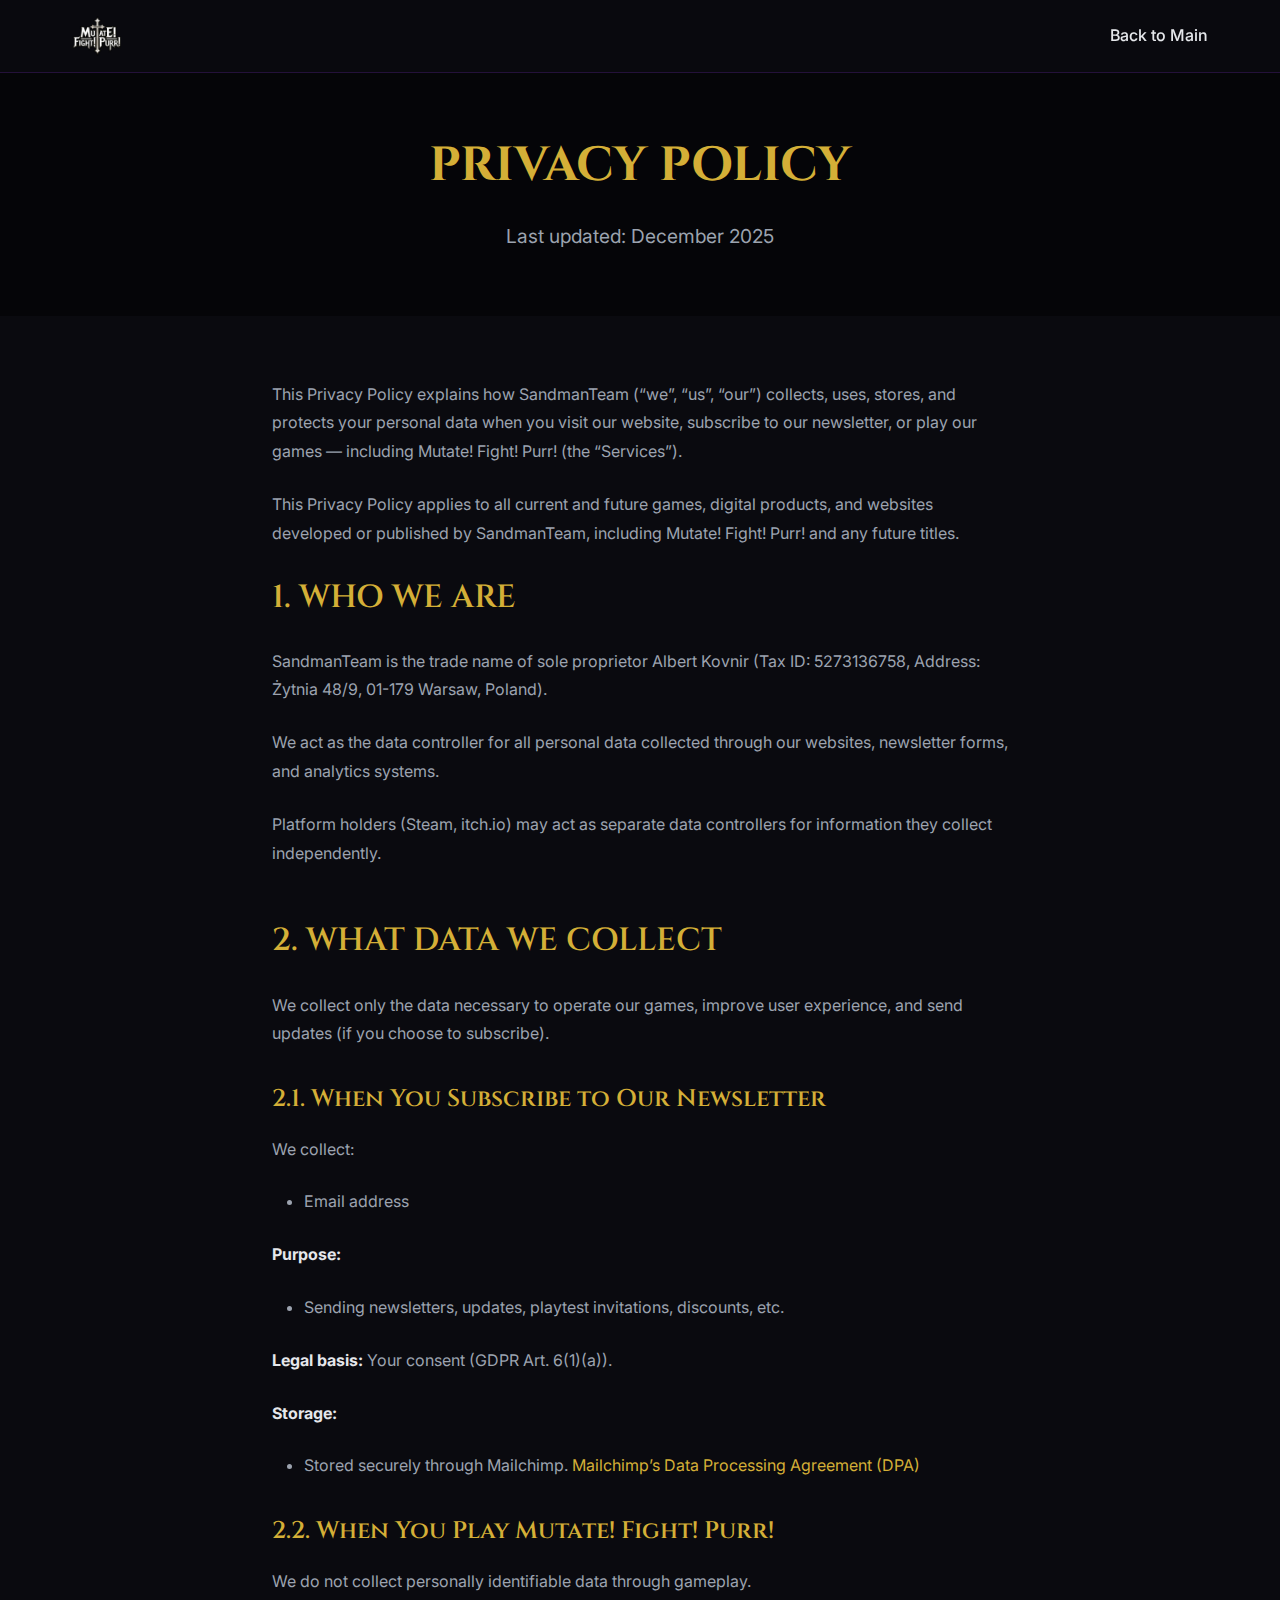
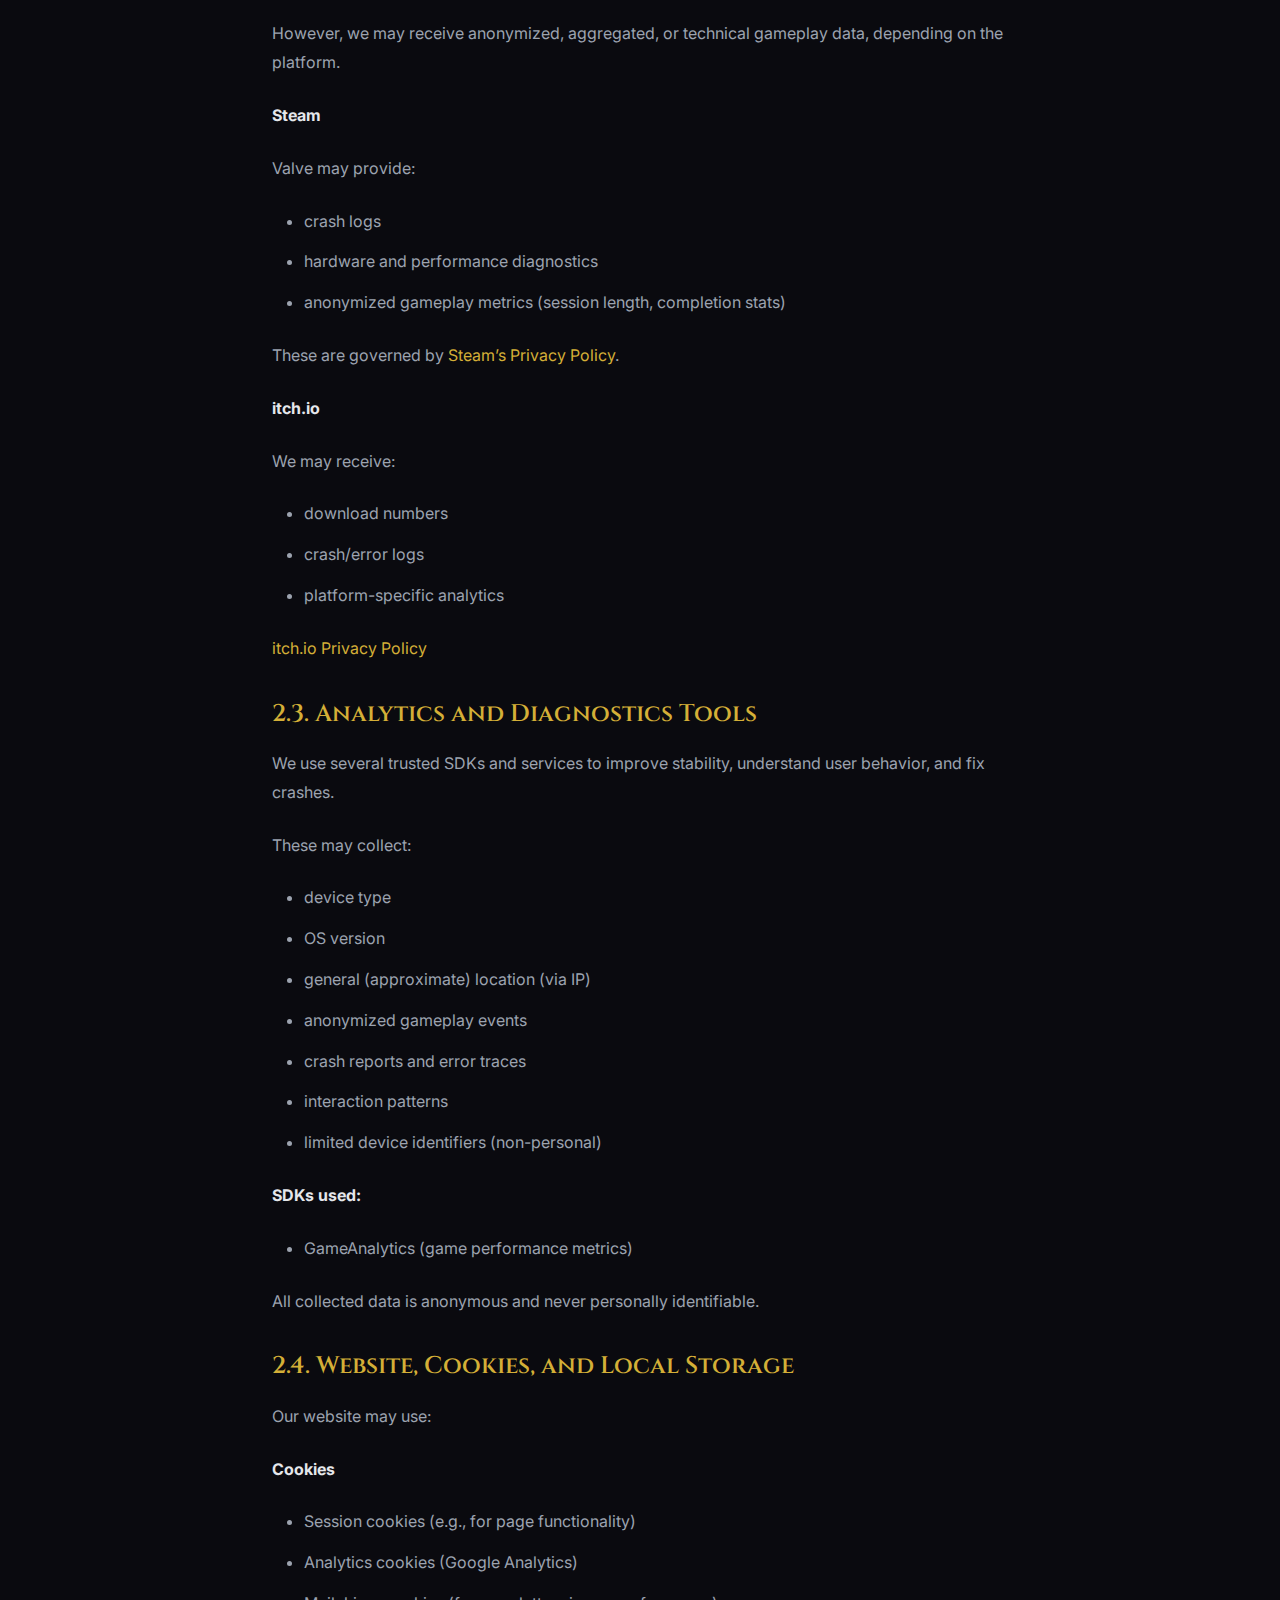
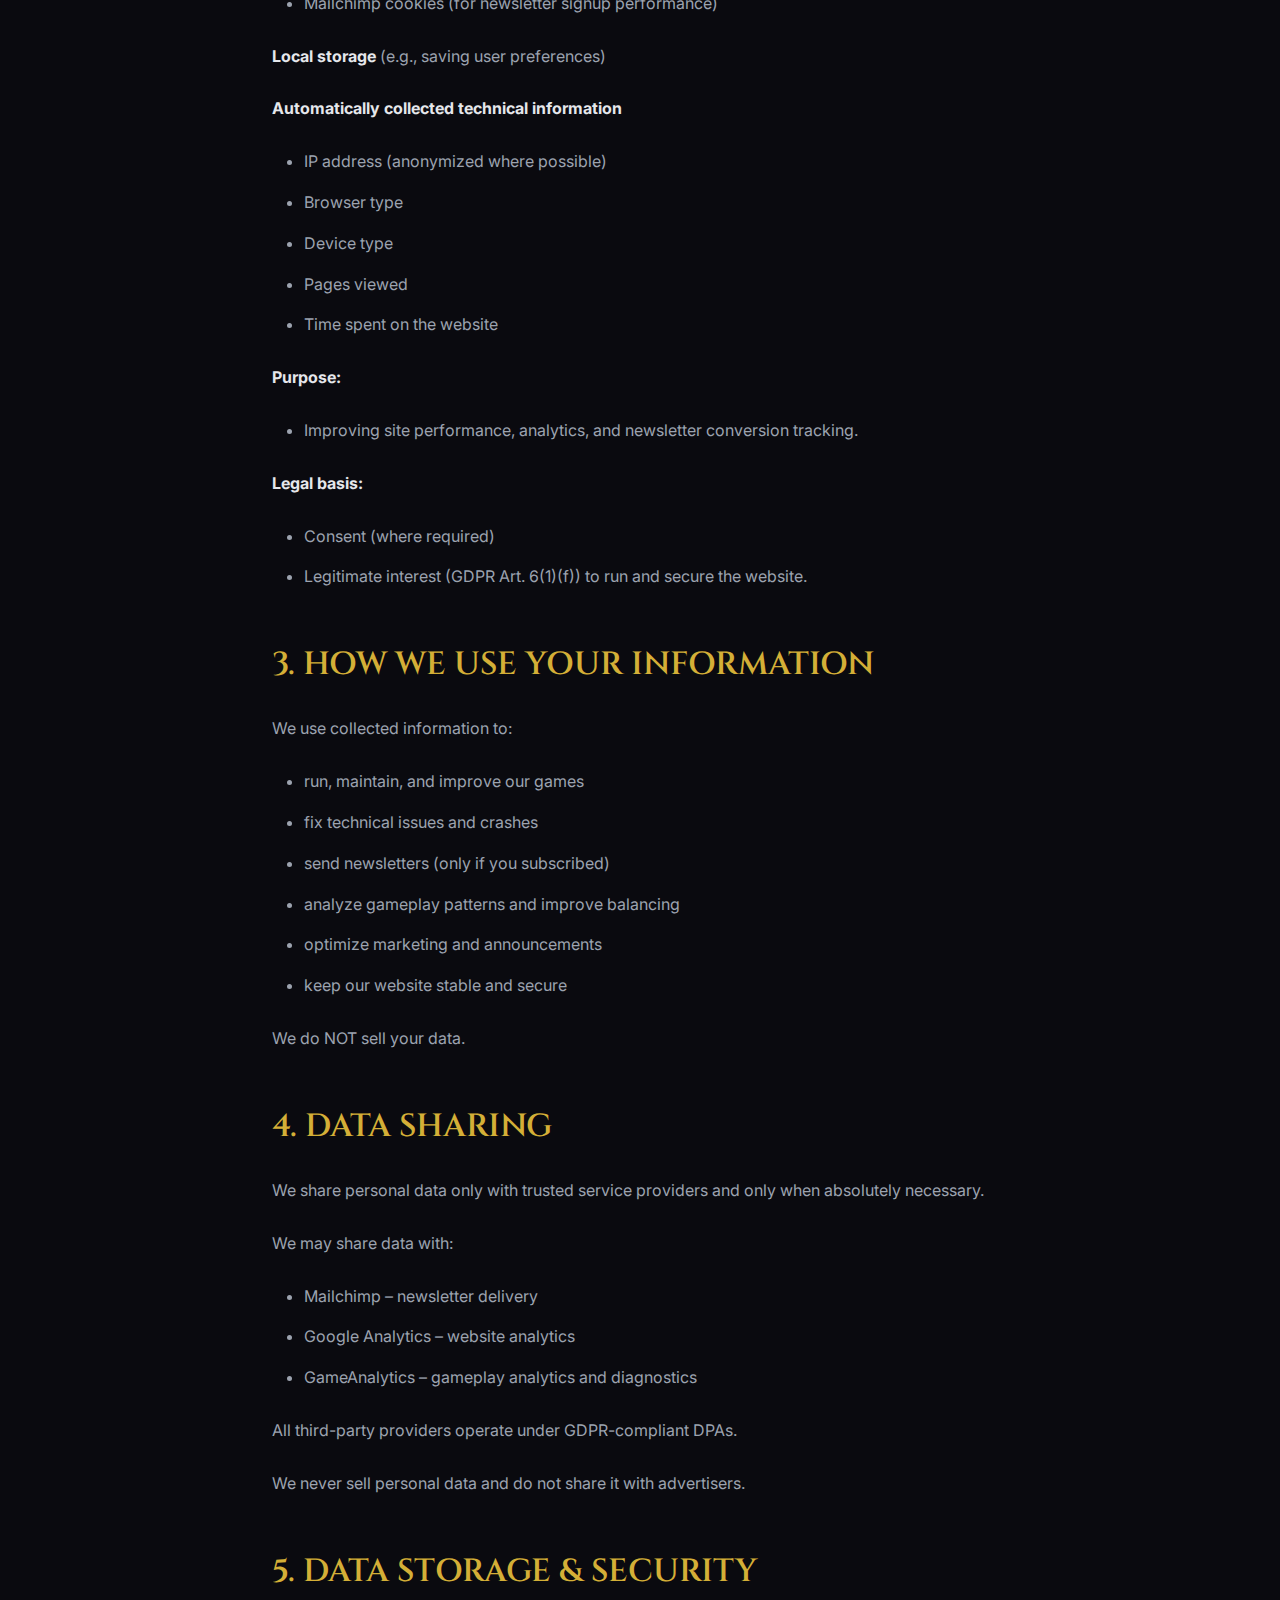
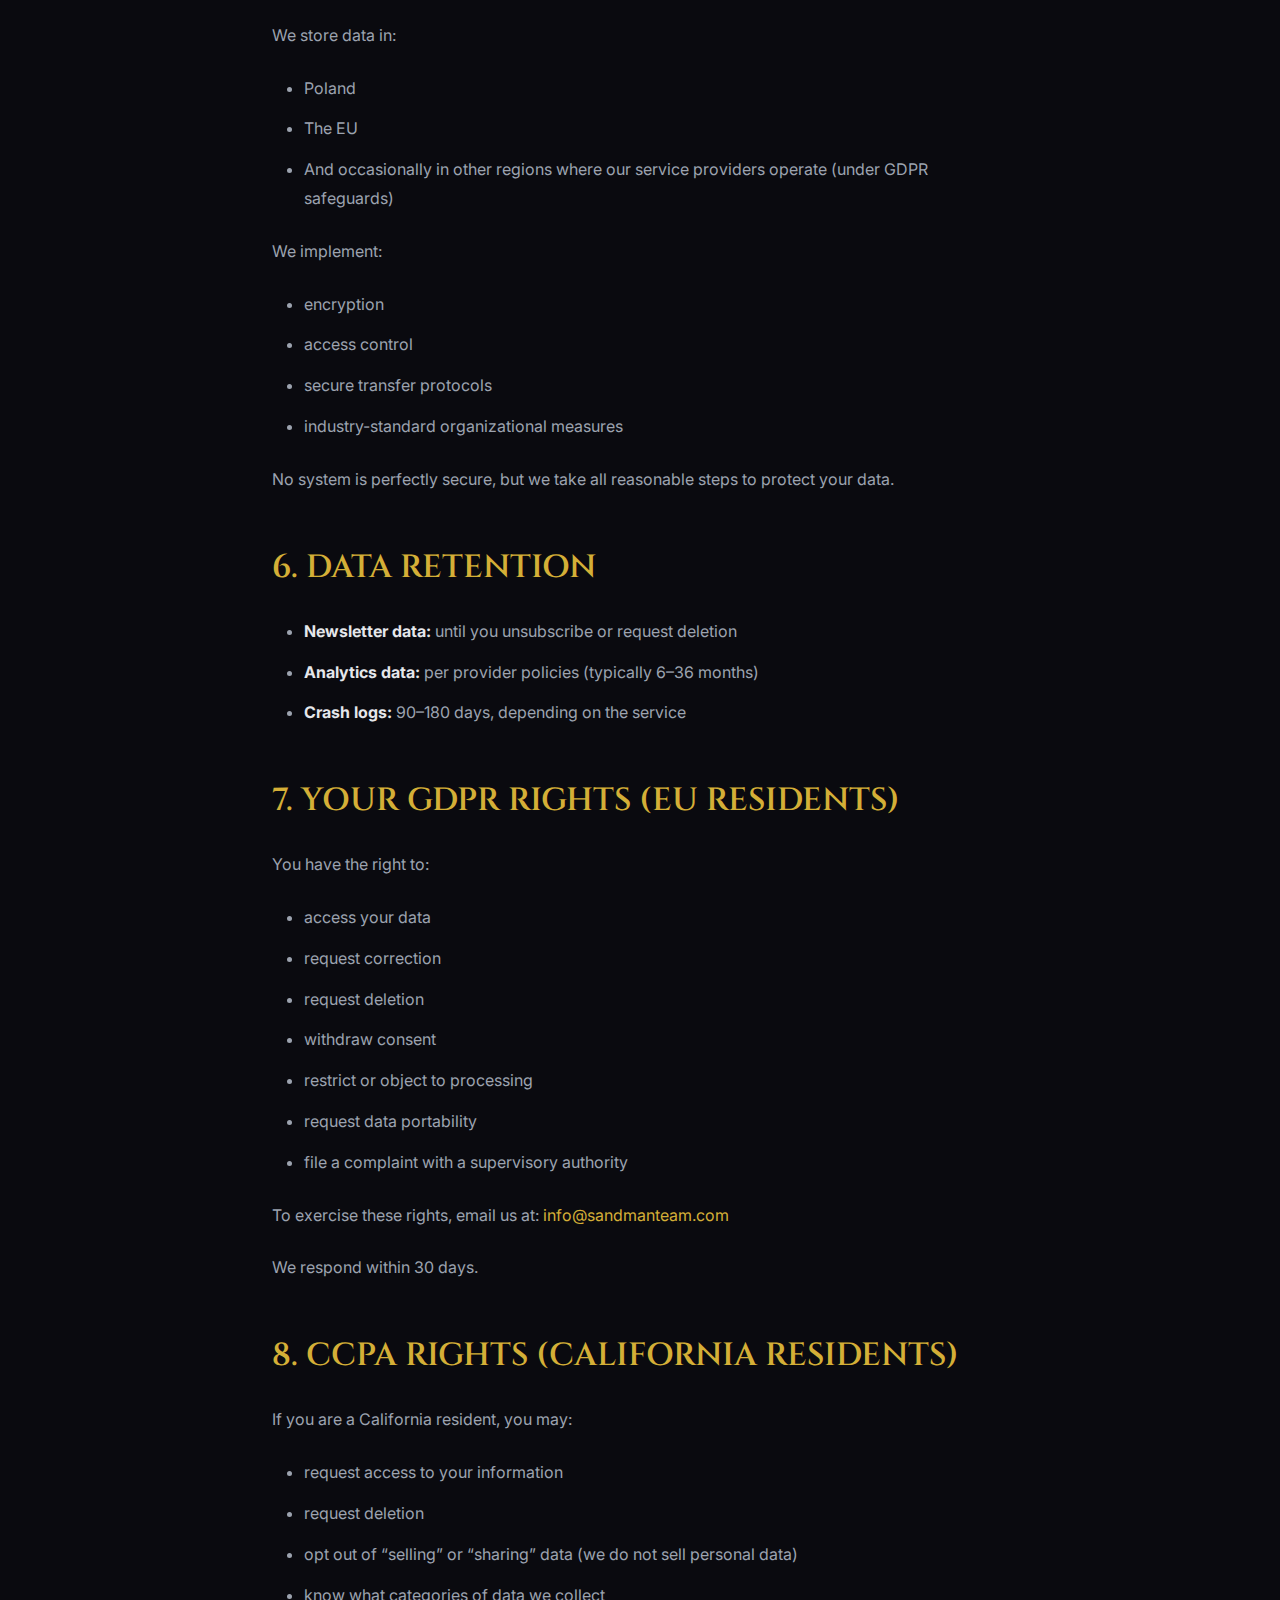
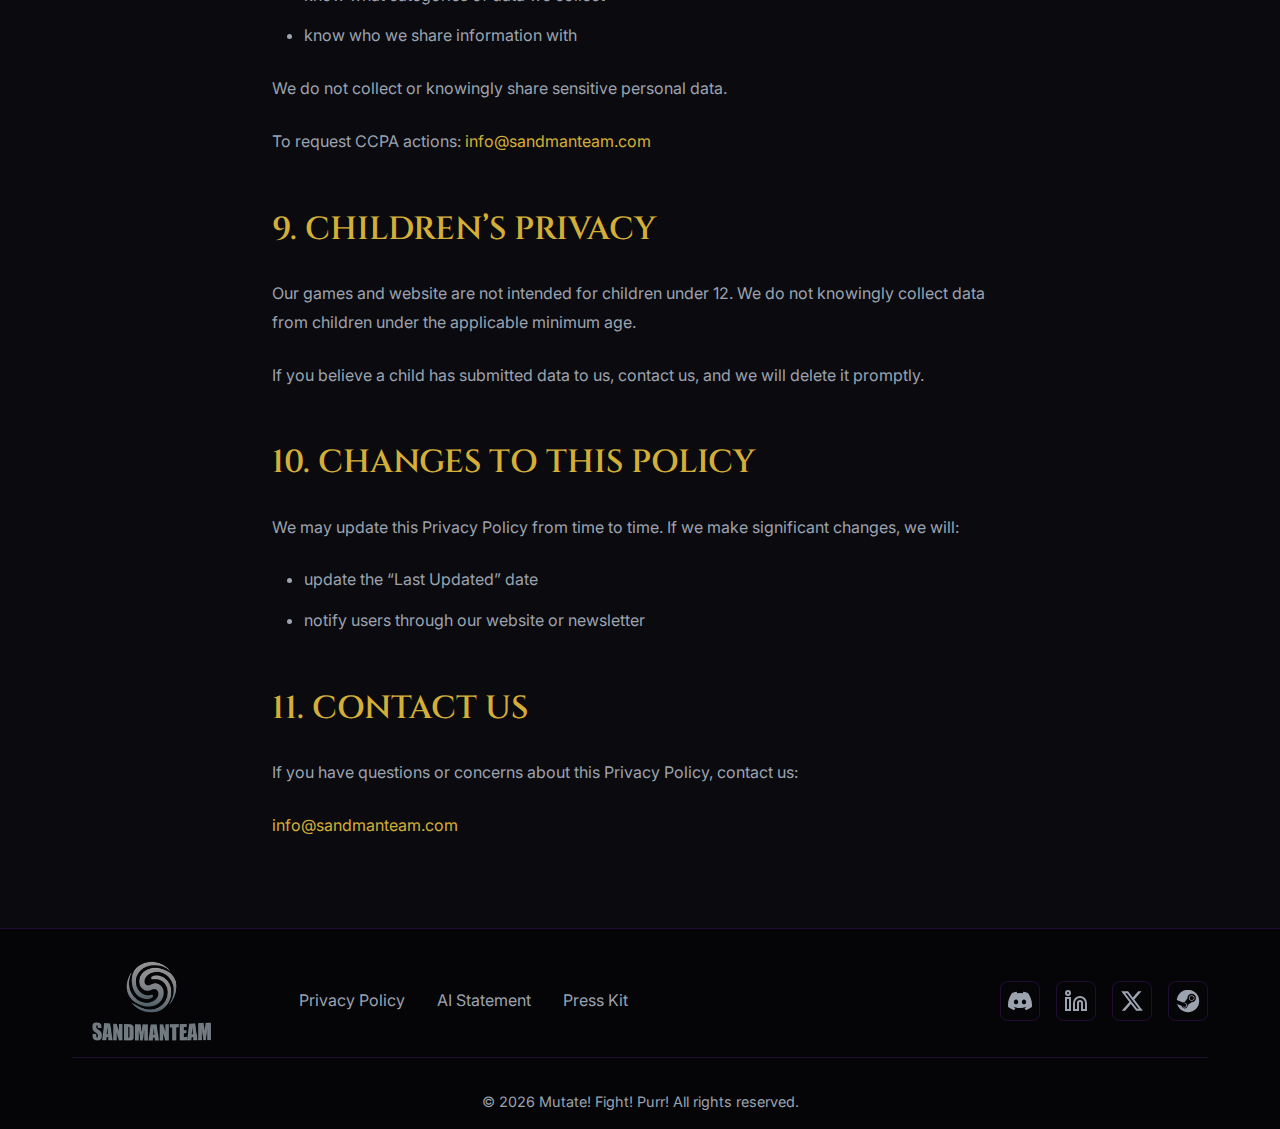
<file: privacy.html>
<!DOCTYPE html>
<html lang="en">

<head>
    <meta charset="UTF-8">
    <meta name="viewport" content="width=device-width, initial-scale=1.0">
    <title>Privacy Policy - Mutate! Fight! Purr!</title>
    <link rel="icon" href="img/favicon.png" type="image/png">
    <link rel="preconnect" href="https://fonts.googleapis.com">
    <link rel="preconnect" href="https://fonts.gstatic.com" crossorigin>
    <link
        href="https://fonts.googleapis.com/css2?family=Cinzel:wght@400;600;700&family=Inter:wght@300;400;500;600&display=swap"
        rel="stylesheet">
    <link rel="stylesheet" href="styles.css">
    <style>
        .privacy-hero {
            padding: 8rem 0 4rem;
            text-align: center;
            background: var(--color-bg-darker);
        }

        .privacy-hero h1 {
            font-family: 'Cinzel', serif;
            font-size: 3rem;
            font-weight: 700;
            color: var(--color-accent-gold);
            margin-bottom: 1rem;
            text-transform: uppercase;
        }

        .privacy-hero p {
            font-size: 1.2rem;
            color: var(--color-text-muted);
            max-width: 600px;
            margin: 0 auto;
        }

        .privacy-content {
            padding: 4rem 0;
            background: var(--color-bg-dark);
        }

        .privacy-content:nth-child(even) {
            background: var(--color-bg-darker);
        }

        .privacy-section {
            max-width: 800px;
            margin: 0 auto;
            padding: 0 2rem;
        }

        .privacy-section h2 {
            font-family: 'Cinzel', serif;
            font-size: 2rem;
            font-weight: 600;
            color: var(--color-accent-gold);
            margin-top: 3rem;
            margin-bottom: 1.5rem;
            text-transform: uppercase;
        }

        .privacy-section h2:first-of-type {
            margin-top: 0;
        }

        .privacy-section h3 {
            font-family: 'Cinzel', serif;
            font-size: 1.5rem;
            font-weight: 600;
            color: var(--color-accent-gold);
            margin-top: 2rem;
            margin-bottom: 1rem;
        }

        .privacy-section strong {
            color: var(--color-text);
        }

        .privacy-section p {
            color: var(--color-text-muted);
            line-height: 1.8;
            margin-bottom: 1.5rem;
            font-size: 1rem;
        }

        .privacy-section ul {
            color: var(--color-text-muted);
            line-height: 1.8;
            margin-bottom: 1.5rem;
            padding-left: 2rem;
        }

        .privacy-section li {
            margin-bottom: 0.75rem;
        }

        .privacy-section strong {
            color: var(--color-text);
        }

        .privacy-section a {
            color: var(--color-accent-gold);
            text-decoration: none;
            transition: color 0.3s ease;
        }

        .privacy-section a:hover {
            color: var(--color-primary);
        }
    </style>
</head>

<body>
    <!-- Navigation Bar -->
    <nav class="navbar" id="navbar">
        <div class="nav-container">
            <div class="nav-logo">
                <a href="index.html" style="text-decoration: none; color: inherit;">
                    <img src="img/logo.png" alt="Mutate! Fight! Purr!" class="logo-img">
                </a>
            </div>
            <ul class="nav-menu" id="navMenu">
                <li><a href="index.html" class="nav-link">Back to Main</a></li>
            </ul>
            <div class="nav-toggle" id="navToggle">
                <span></span>
                <span></span>
                <span></span>
            </div>
        </div>
    </nav>

    <!-- Hero Section -->
    <section class="privacy-hero">
        <div class="container">
            <h1>Privacy Policy</h1>
            <p>Last updated: December 2025</p>
        </div>
    </section>

    <!-- Privacy Content -->
    <section class="privacy-content">
        <div class="privacy-section">
            <p>This Privacy Policy explains how SandmanTeam (“we”, “us”, “our”) collects, uses, stores, and protects
                your personal data when you visit our website, subscribe to our newsletter, or play our games —
                including Mutate! Fight! Purr! (the “Services”).</p>
            <p>This Privacy Policy applies to all current and future games, digital products, and websites developed or
                published by SandmanTeam, including Mutate! Fight! Purr! and any future titles.</p>

            <h2>1. Who We Are</h2>
            <p>SandmanTeam is the trade name of sole proprietor Albert Kovnir (Tax ID: 5273136758, Address: Żytnia
                48/9, 01-179 Warsaw, Poland).</p>
            <p>We act as the data controller for all personal data collected through our websites, newsletter forms, and
                analytics systems.</p>
            <p>Platform holders (Steam, itch.io) may act as separate data controllers for information they collect
                independently.</p>

            <h2>2. What Data We Collect</h2>
            <p>We collect only the data necessary to operate our games, improve user experience, and send updates (if
                you choose to subscribe).</p>

            <h3>2.1. When You Subscribe to Our Newsletter</h3>
            <p>We collect:</p>
            <ul>
                <li>Email address</li>
            </ul>
            <p><strong>Purpose:</strong></p>
            <ul>
                <li>Sending newsletters, updates, playtest invitations, discounts, etc.</li>
            </ul>
            <p><strong>Legal basis:</strong> Your consent (GDPR Art. 6(1)(a)).</p>
            <p><strong>Storage:</strong></p>
            <ul>
                <li>Stored securely through Mailchimp. <a href="https://mailchimp.com/legal/data-processing-addendum/"
                        target="_blank">Mailchimp’s Data Processing Agreement (DPA)</a></li>
            </ul>

            <h3>2.2. When You Play Mutate! Fight! Purr!</h3>
            <p>We do not collect personally identifiable data through gameplay.</p>
            <p>However, we may receive anonymized, aggregated, or technical gameplay data, depending on the platform.
            </p>
            <p><strong>Steam</strong></p>
            <p>Valve may provide:</p>
            <ul>
                <li>crash logs</li>
                <li>hardware and performance diagnostics</li>
                <li>anonymized gameplay metrics (session length, completion stats)</li>
            </ul>
            <p>These are governed by <a href="https://store.steampowered.com/privacy_agreement/" target="_blank">Steam’s
                    Privacy Policy</a>.</p>
            <p><strong>itch.io</strong></p>
            <p>We may receive:</p>
            <ul>
                <li>download numbers</li>
                <li>crash/error logs</li>
                <li>platform-specific analytics</li>
            </ul>
            <p><a href="https://itch.io/docs/legal/privacy-policy" target="_blank">itch.io Privacy Policy</a></p>

            <h3>2.3. Analytics and Diagnostics Tools</h3>
            <p>We use several trusted SDKs and services to improve stability, understand user behavior, and fix crashes.
            </p>
            <p>These may collect:</p>
            <ul>
                <li>device type</li>
                <li>OS version</li>
                <li>general (approximate) location (via IP)</li>
                <li>anonymized gameplay events</li>
                <li>crash reports and error traces</li>
                <li>interaction patterns</li>
                <li>limited device identifiers (non-personal)</li>
            </ul>
            <p><strong>SDKs used:</strong></p>
            <ul>
                <li>GameAnalytics (game performance metrics)</li>
            </ul>
            <p>All collected data is anonymous and never personally identifiable.</p>

            <h3>2.4. Website, Cookies, and Local Storage</h3>
            <p>Our website may use:</p>
            <p><strong>Cookies</strong></p>
            <ul>
                <li>Session cookies (e.g., for page functionality)</li>
                <li>Analytics cookies (Google Analytics)</li>
                <li>Mailchimp cookies (for newsletter signup performance)</li>
            </ul>
            <p><strong>Local storage</strong> (e.g., saving user preferences)</p>
            <p><strong>Automatically collected technical information</strong></p>
            <ul>
                <li>IP address (anonymized where possible)</li>
                <li>Browser type</li>
                <li>Device type</li>
                <li>Pages viewed</li>
                <li>Time spent on the website</li>
            </ul>
            <p><strong>Purpose:</strong></p>
            <ul>
                <li>Improving site performance, analytics, and newsletter conversion tracking.</li>
            </ul>
            <p><strong>Legal basis:</strong></p>
            <ul>
                <li>Consent (where required)</li>
                <li>Legitimate interest (GDPR Art. 6(1)(f)) to run and secure the website.</li>
            </ul>

            <h2>3. How We Use Your Information</h2>
            <p>We use collected information to:</p>
            <ul>
                <li>run, maintain, and improve our games</li>
                <li>fix technical issues and crashes</li>
                <li>send newsletters (only if you subscribed)</li>
                <li>analyze gameplay patterns and improve balancing</li>
                <li>optimize marketing and announcements</li>
                <li>keep our website stable and secure</li>
            </ul>
            <p>We do NOT sell your data.</p>

            <h2>4. Data Sharing</h2>
            <p>We share personal data only with trusted service providers and only when absolutely necessary.</p>
            <p>We may share data with:</p>
            <ul>
                <li>Mailchimp – newsletter delivery</li>
                <li>Google Analytics – website analytics</li>
                <li>GameAnalytics – gameplay analytics and diagnostics</li>
            </ul>
            <p>All third-party providers operate under GDPR-compliant DPAs.</p>
            <p>We never sell personal data and do not share it with advertisers.</p>

            <h2>5. Data Storage & Security</h2>
            <p>We store data in:</p>
            <ul>
                <li>Poland</li>
                <li>The EU</li>
                <li>And occasionally in other regions where our service providers operate (under GDPR safeguards)</li>
            </ul>
            <p>We implement:</p>
            <ul>
                <li>encryption</li>
                <li>access control</li>
                <li>secure transfer protocols</li>
                <li>industry-standard organizational measures</li>
            </ul>
            <p>No system is perfectly secure, but we take all reasonable steps to protect your data.</p>

            <h2>6. Data Retention</h2>
            <ul>
                <li><strong>Newsletter data:</strong> until you unsubscribe or request deletion</li>
                <li><strong>Analytics data:</strong> per provider policies (typically 6–36 months)</li>
                <li><strong>Crash logs:</strong> 90–180 days, depending on the service</li>
            </ul>

            <h2>7. Your GDPR Rights (EU Residents)</h2>
            <p>You have the right to:</p>
            <ul>
                <li>access your data</li>
                <li>request correction</li>
                <li>request deletion</li>
                <li>withdraw consent</li>
                <li>restrict or object to processing</li>
                <li>request data portability</li>
                <li>file a complaint with a supervisory authority</li>
            </ul>
            <p>To exercise these rights, email us at: <a href="mailto:info@sandmanteam.com">info@sandmanteam.com</a></p>
            <p>We respond within 30 days.</p>

            <h2>8. CCPA Rights (California Residents)</h2>
            <p>If you are a California resident, you may:</p>
            <ul>
                <li>request access to your information</li>
                <li>request deletion</li>
                <li>opt out of “selling” or “sharing” data (we do not sell personal data)</li>
                <li>know what categories of data we collect</li>
                <li>know who we share information with</li>
            </ul>
            <p>We do not collect or knowingly share sensitive personal data.</p>
            <p>To request CCPA actions: <a href="mailto:info@sandmanteam.com">info@sandmanteam.com</a></p>

            <h2>9. Children’s Privacy</h2>
            <p>Our games and website are not intended for children under 12. We do not knowingly collect data from
                children under the applicable minimum age.</p>
            <p>If you believe a child has submitted data to us, contact us, and we will delete it promptly.</p>

            <h2>10. Changes to This Policy</h2>
            <p>We may update this Privacy Policy from time to time. If we make significant changes, we will:</p>
            <ul>
                <li>update the “Last Updated” date</li>
                <li>notify users through our website or newsletter</li>
            </ul>

            <h2>11. Contact Us</h2>
            <p>If you have questions or concerns about this Privacy Policy, contact us:</p>
            <p><a href="mailto:info@sandmanteam.com">info@sandmanteam.com</a></p>
        </div>
    </section>

    <!-- Footer -->
    <footer class="footer">
        <div class="container">
            <div class="footer-content">
                <div class="footer-links">
                    <a href="https://sandmanteam.com/" target="_blank" class="sandman-button">
                        <img src="img/sandmanteam.webp" alt="SandmanTeam" class="sandman-logo">
                    </a>
                    <a href="privacy.html" class="footer-link">Privacy Policy</a>
                    <a href="ai.html" class="footer-link">AI Statement</a>
                    <a href="presskit.html" class="footer-link">Press Kit</a>
                </div>
                <div class="footer-social">
                    <a href="https://discord.gg/DR94tyQsXx" target="_blank" class="social-icon" aria-label="Discord">
                        <svg width="24" height="24" viewBox="0 0 24 24" fill="currentColor">
                            <path
                                d="M20.317 4.37a19.791 19.791 0 0 0-4.885-1.515.074.074 0 0 0-.079.037c-.21.375-.444.864-.608 1.25a18.27 18.27 0 0 0-5.487 0 12.64 12.64 0 0 0-.617-1.25.077.077 0 0 0-.079-.037A19.736 19.736 0 0 0 3.677 4.37a.07.07 0 0 0-.032.027C.533 9.046-.32 13.58.099 18.057a.082.082 0 0 0 .031.057 19.9 19.9 0 0 0 5.993 3.03.078.078 0 0 0 .084-.028c.462-.63.874-1.295 1.226-1.994a.076.076 0 0 0-.041-.106 13.107 13.107 0 0 1-1.872-.892.077.077 0 0 1-.008-.128 10.2 10.2 0 0 0 .372-.292.074.074 0 0 1 .077-.01c3.928 1.793 8.18 1.793 12.062 0a.074.074 0 0 1 .078.01c.12.098.246.198.373.292a.077.077 0 0 1-.006.127 12.299 12.299 0 0 1-1.873.892.077.077 0 0 0-.041.107c.36.698.772 1.362 1.225 1.993a.076.076 0 0 0 .084.028 19.839 19.839 0 0 0 6.002-3.03.077.077 0 0 0 .032-.054c.5-5.177-.838-9.674-3.549-13.66a.061.061 0 0 0-.031-.03zM8.02 15.33c-1.183 0-2.157-1.085-2.157-2.419 0-1.333.956-2.419 2.157-2.419 1.21 0 2.176 1.096 2.157 2.42 0 1.333-.956 2.418-2.157 2.418zm7.975 0c-1.183 0-2.157-1.085-2.157-2.419 0-1.333.955-2.419 2.157-2.419 1.21 0 2.176 1.096 2.157 2.42 0 1.333-.946 2.418-2.157 2.418z" />
                        </svg>
                    </a>
                    <a href="https://www.linkedin.com/company/sandmanteam" target="_blank" class="social-icon"
                        aria-label="LinkedIn">
                        <svg width="24" height="24" viewBox="0 0 24 24" fill="none" stroke="currentColor"
                            stroke-width="2">
                            <path d="M16 8a6 6 0 0 1 6 6v7h-4v-7a2 2 0 0 0-2-2 2 2 0 0 0-2 2v7h-4v-7a6 6 0 0 1 6-6z">
                            </path>
                            <rect x="2" y="9" width="4" height="12"></rect>
                            <circle cx="4" cy="4" r="2"></circle>
                        </svg>
                    </a>
                    <a href="https://x.com/kovnirdev" target="_blank" class="social-icon" aria-label="X">
                        <svg width="24" height="24" viewBox="0 0 24 24" fill="currentColor">
                            <path
                                d="M18.244 2.25h3.308l-7.227 8.26 8.502 11.24H16.17l-5.214-6.817L4.99 21.75H1.68l7.73-8.835L1.254 2.25H8.08l4.713 6.231zm-1.161 17.52h1.833L7.084 4.126H5.117z" />
                        </svg>
                    </a>
                    <a href="https://store.steampowered.com/app/4171610/Mutate_Fight_Purr/" target="_blank"
                        class="social-icon" aria-label="Steam">
                        <img src="img/steam.svg" alt="Steam">
                    </a>
                </div>
            </div>
            <div class="footer-bottom">
                <p>&copy; 2026 Mutate! Fight! Purr! All rights reserved.</p>
            </div>
        </div>
    </footer>

    <script src="script.js"></script>
</body>

</html>
</file>
<file: styles.css>
/* Reset and Base Styles */
* {
    margin: 0;
    padding: 0;
    box-sizing: border-box;
}

:root {
    --color-bg-dark: #0a0a0f;
    --color-bg-darker: #050508;
    --color-primary: #6b46c1;
    --color-primary-dark: #553c9a;
    --color-accent-gold: #d4af37;
    --color-accent-purple: #9333ea;
    --color-accent-blue: #3b82f6;
    --color-text: #e5e7eb;
    --color-text-muted: #9ca3af;
    --color-border: rgba(147, 51, 234, 0.2);
    --glow-primary: rgba(107, 70, 193, 0.5);
    --glow-gold: rgba(212, 175, 55, 0.3);
}

html {
    scroll-behavior: smooth;
}

body {
    font-family: 'Inter', sans-serif;
    background-color: var(--color-bg-dark);
    color: var(--color-text);
    line-height: 1.6;
    overflow-x: hidden;
}

.container {
    max-width: 1200px;
    margin: 0 auto;
    padding: 0 2rem;
}

/* Navigation Bar */
.navbar {
    position: fixed;
    top: 0;
    width: 100%;
    background: rgba(10, 10, 15, 0.85);
    backdrop-filter: blur(10px);
    border-bottom: 1px solid var(--color-border);
    z-index: 1000;
    transition: all 0.3s ease;
}

.navbar.scrolled {
    background: rgba(10, 10, 15, 0.95);
    box-shadow: 0 4px 20px rgba(107, 70, 193, 0.1);
}

.nav-container {
    max-width: 1200px;
    margin: 0 auto;
    padding: 1rem 2rem;
    display: flex;
    justify-content: space-between;
    align-items: center;
}

.nav-logo .logo-img {
    height: 2.5rem;
    width: auto;
    display: block;
    object-fit: contain;
}

.nav-menu {
    display: flex;
    list-style: none;
    gap: 2rem;
}

.nav-link {
    color: var(--color-text);
    text-decoration: none;
    font-weight: 500;
    position: relative;
    transition: color 0.3s ease;
}

.nav-link::after {
    content: '';
    position: absolute;
    bottom: -5px;
    left: 0;
    width: 0;
    height: 2px;
    background: linear-gradient(90deg, var(--color-accent-gold), var(--color-primary));
    transition: width 0.3s ease;
}

.nav-link:hover {
    color: var(--color-accent-gold);
}

.nav-link:hover::after {
    width: 100%;
}

.nav-toggle {
    display: none;
    flex-direction: column;
    cursor: pointer;
    gap: 4px;
}

.nav-toggle span {
    width: 25px;
    height: 2px;
    background: var(--color-text);
    transition: all 0.3s ease;
}

/* Hero Section */
.hero {
    position: relative;
    min-height: 100vh;
    display: flex;
    align-items: center;
    justify-content: center;
    overflow: hidden;
    padding-top: 80px;
}

.hero-background {
    position: absolute;
    top: 0;
    left: 0;
    width: 100%;
    height: 100%;
    overflow: hidden;
    z-index: -1;
}

.background-video {
    position: absolute;
    top: 50%;
    left: 50%;
    width: 100%;
    height: 100%;
    min-width: 100%;
    min-height: 100%;
    object-fit: cover;
    transform: translate(-50%, -50%);
    pointer-events: none;
}

.video-overlay {
    position: absolute;
    top: 0;
    left: 0;
    width: 100%;
    height: 100%;
    background: rgba(0, 0, 0, 0.85);
    z-index: 0;
}

@keyframes pulse {

    0%,
    100% {
        opacity: 1;
    }

    50% {
        opacity: 0.7;
    }
}

.hero-content {
    text-align: center;
    z-index: 1;
    padding: 2rem;
    animation: fadeInUp 1s ease-out;
    position: relative;
}

@keyframes fadeInUp {
    from {
        opacity: 0;
        transform: translateY(30px);
    }

    to {
        opacity: 1;
        transform: translateY(0);
    }
}

.hero-title {
    margin-bottom: 1.5rem;
    line-height: 1;
}

.hero-logo {
    width: min(90vw, 520px);
    height: auto;
    display: block;
    margin: 0 auto;
    object-fit: contain;
    filter: drop-shadow(0 0 40px var(--glow-primary));
    animation: glow 3s ease-in-out infinite;
}

@keyframes glow {

    0%,
    100% {
        filter: brightness(1);
    }

    50% {
        filter: brightness(1.3);
    }
}

@keyframes shimmerSweep {
    0% {
        left: -100%;
    }

    75% {
        left: -100%;
    }

    90% {
        left: 100%;
    }

    100% {
        left: 100%;
    }
}

@keyframes discordShimmerSweep {

    0%,
    75% {
        left: -100%;
    }

    90% {
        left: 100%;
    }

    100% {
        left: 100%;
    }
}

@keyframes buttonPulse {

    0%,
    95% {
        box-shadow: 0 0 0 0 rgba(107, 70, 193, 0.5), 0 10px 30px rgba(107, 70, 193, 0.2);
    }

    97.5% {
        box-shadow: 0 0 0 6px rgba(107, 70, 193, 0.3), 0 10px 40px rgba(107, 70, 193, 0.4);
    }
}


.hero-subtitle {
    font-size: 1.25rem;
    color: var(--color-text-muted);
    margin-bottom: 2rem;
    font-weight: 300;
}

.hero-cta {
    display: flex;
    gap: 1rem;
    justify-content: center;
    flex-wrap: wrap;
    max-width: 500px;
    margin: 0 auto;
}

.hero-cta form {
    display: flex;
    flex-direction: column;
    gap: 1rem;
    justify-content: center;
    align-items: center;
    width: 100%;
    margin: 0;
    padding: 0;
    position: relative;
}

.hero-cta .form-wrapper {
    display: flex;
    flex-direction: column;
    gap: 1rem;
    justify-content: center;
    align-items: center;
    width: 100%;
    position: relative;
}

.hero-cta form.loading .email-input,
.hero-cta form.loading #mc-embedded-subscribe {
    opacity: 0.6;
    pointer-events: none;
    cursor: not-allowed;
}

.form-spinner {
    position: absolute;
    top: 50%;
    left: 50%;
    transform: translate(-50%, -50%);
    z-index: 10;
}

.spinner {
    width: 40px;
    height: 40px;
    border: 4px solid rgba(255, 255, 255, 0.2);
    border-top-color: var(--color-primary);
    border-radius: 50%;
    animation: spin 0.8s linear infinite;
}

@keyframes spin {
    to {
        transform: rotate(360deg);
    }
}

.hero-cta form input[type="email"],
.hero-cta form input[type="submit"] {
    margin: 0;
}

.hero-cta form>div[hidden],
.hero-cta form>div[aria-hidden="true"],
.hero-cta form>div#mce-responses {
    display: none !important;
}

.steam-cta-button {
    display: inline-flex;
    align-items: center;
    gap: 0.75rem;
    padding: 1.15rem 3rem;
    background: rgba(15, 23, 42, 0.85);
    border-radius: 999px;
    border: 2px solid var(--color-border);
    color: #ffffff;
    text-decoration: none;
    font-weight: 600;
    font-size: 1.1rem;
    box-shadow: 0 10px 30px rgba(15, 23, 42, 0.6);
    transition: all 0.3s ease;
    position: relative;
    overflow: hidden;
    animation: wishlist-glow 3s ease-in-out infinite;
}

@keyframes wishlist-glow {

    0%,
    100% {
        box-shadow: 0 10px 30px rgba(15, 23, 42, 0.6);
        transform: scale(1);
    }

    50% {
        box-shadow: 0 0 25px var(--color-accent-purple), 0 0 10px var(--color-primary);
        transform: scale(1.05);
    }
}

.steam-cta-button:hover {
    transform: translateY(-2px);
    border-color: var(--color-accent-gold);
    box-shadow: 0 15px 40px var(--glow-primary);
}

.steam-cta-logo {
    height: 30px;
    width: auto;
    display: block;
    filter: brightness(0) invert(1);
}

.steam-cta-label {
    letter-spacing: 0.03em;
    text-transform: uppercase;
}

.steam-cta-button::before {
    content: '';
    position: absolute;
    top: 0;
    left: -120%;
    width: 60%;
    height: 100%;
    background: linear-gradient(120deg, transparent, rgba(255, 255, 255, 0.35), transparent);
    transform: skewX(-20deg);
    animation: steamShimmer 3.5s ease-in-out infinite;
}

@keyframes steamShimmer {

    0%,
    70% {
        left: -120%;
    }

    100% {
        left: 140%;
    }
}

/* Override Mailchimp default styles */
#mc_embed_signup form {
    display: flex !important;
    position: relative !important;
    text-align: center !important;
    margin: 0 !important;
}

#mc_embed_signup input {
    border: 1px solid var(--color-border) !important;
    border-radius: 8px !important;
}

#mc_embed_signup input:focus {
    border-color: var(--color-primary) !important;
}

#mc_embed_signup .button,
#mc-embedded-subscribe {
    clear: none !important;
    background: linear-gradient(135deg, var(--color-primary), var(--color-accent-purple)) !important;
    border: none !important;
    border-radius: 8px !important;
    color: white !important;
    cursor: pointer !important;
    display: inline-block !important;
    font-size: 1rem !important;
    font-weight: 600 !important;
    height: auto !important;
    line-height: normal !important;
    margin: 0 !important;
    padding: 1rem 2.5rem !important;
    text-align: center !important;
    text-decoration: none !important;
    vertical-align: top !important;
    white-space: nowrap !important;
    width: auto !important;
    transition: all 0.3s ease !important;
}

#mc_embed_signup .button:hover,
#mc-embedded-subscribe:hover {
    background: linear-gradient(135deg, var(--color-primary), var(--color-accent-purple)) !important;
    transform: translateY(-2px) !important;
    box-shadow: 0 10px 30px var(--glow-primary) !important;
}

#mc_embed_signup .mc-field-group {
    clear: none !important;
    position: relative !important;
    width: auto !important;
    padding: 0 !important;
    min-height: auto !important;
    display: block !important;
}

#mc_embed_signup .mc-field-group label {
    display: none !important;
}

#mc_embed_signup .indicates-required {
    display: none !important;
}

#mce-responses {
    display: none !important;
}

.email-input {
    width: 100%;
    max-width: 640px;
    padding: 1rem 1.5rem;
    background: rgb(67 64 64 / 15%);
    border: 1px solid var(--color-border);
    border-radius: 8px;
    color: var(--color-text);
    font-size: 1rem;
    transition: all 0.3s ease;
}

.email-input:focus {
    outline: none;
    border-color: var(--color-primary);
    box-shadow: 0 0 20px var(--glow-primary);
    background: rgb(67 64 64 / 18%);
}

.email-input::placeholder {
    color: var(--color-text-muted);
}

.cta-button,
#mc-embedded-subscribe {
    padding: 1rem 2.5rem;
    background: linear-gradient(135deg, var(--color-primary), var(--color-accent-purple));
    border: none;
    border-radius: 8px;
    color: white;
    font-size: 1rem;
    font-weight: 600;
    cursor: pointer;
    transition: all 0.3s ease;
    position: relative;
    overflow: hidden;
    margin: 0 !important;
    animation: buttonPulse 6s ease-in-out infinite;
}

.cta-button::before {
    content: '';
    position: absolute;
    top: 0;
    left: -100%;
    width: 100%;
    height: 100%;
    background: linear-gradient(90deg, transparent, rgba(255, 255, 255, 0.3), transparent);
    transition: left 0.5s ease;
}

.cta-button:hover::before {
    left: 100%;
}

.cta-button:hover,
#mc-embedded-subscribe:hover {
    transform: translateY(-2px);
    box-shadow: 0 0 25px rgba(107, 70, 193, 0.9), 0 10px 40px var(--glow-primary);
    animation-play-state: paused;
}

.cta-button:active {
    transform: translateY(0);
}

.hero-discord {
    margin-top: 4rem;
    display: flex;
    justify-content: center;
}

.discord-button {
    display: inline-flex;
    align-items: center;
    gap: 0.75rem;
    padding: 0.875rem 2rem;
    background: rgb(14 16 41 / 68%);
    border: 2px solid rgb(181 187 255 / 50%);
    border-radius: 8px;
    color: #a2aaff;
    font-size: 1rem;
    font-weight: 600;
    text-decoration: none;
    transition: all 0.3s ease;
    font-family: 'Inter', sans-serif;
    position: relative;
    overflow: hidden;
}

.discord-button::before {
    content: '';
    position: absolute;
    top: 0;
    left: -100%;
    width: 100%;
    height: 100%;
    background: linear-gradient(90deg, transparent, rgba(181, 187, 255, 0.2), transparent);
    transition: left 0.5s ease;
    animation: discordShimmerSweep 3s ease-in-out infinite;
}

.discord-button:hover::before {
    left: 100%;
}

.discord-button:hover {
    background: rgb(14 16 41 / 75%);
    border-color: rgb(181 187 255 / 70%);
    transform: translateY(-2px);
    box-shadow: 0 10px 30px rgba(88, 101, 242, 0.3);
    color: #a2aaff;
}

.discord-icon {
    width: 24px;
    height: 24px;
    flex-shrink: 0;
}

.hero-scroll-indicator {
    position: absolute;
    bottom: 2rem;
    left: 50%;
    transform: translateX(-50%);
    animation: bounce 2s infinite;
}

@keyframes bounce {

    0%,
    100% {
        transform: translateX(-50%) translateY(0);
    }

    50% {
        transform: translateX(-50%) translateY(-10px);
    }
}

.scroll-arrow {
    width: 2px;
    height: 30px;
    background: var(--color-accent-gold);
    position: relative;
    margin: 0 auto;
}

.scroll-arrow::after {
    content: '';
    position: absolute;
    bottom: 0;
    left: -4px;
    width: 10px;
    height: 10px;
    border-right: 2px solid var(--color-accent-gold);
    border-bottom: 2px solid var(--color-accent-gold);
    transform: rotate(45deg);
}

/* About Section */
.about {
    padding: 6rem 0;
    background: var(--color-bg-darker);
    position: relative;
    overflow: hidden;
}

.about .container {
    position: relative;
    z-index: 1;
}

.about::before {
    content: '';
    position: absolute;
    top: -30%;
    left: 0;
    width: 100%;
    height: 160%;
    background-image: url('img/bgscreenshot.png');
    background-size: cover;
    background-position: center bottom;
    background-repeat: no-repeat;
    z-index: 0;
    opacity: 0.3;
    will-change: transform;
    transform: translateY(var(--parallax-offset, 0px));
    filter: blur(8px);
}

.about-content {
    display: grid;
    grid-template-columns: 1fr 1fr;
    gap: 4rem;
    align-items: center;
}

.about-media {
    position: relative;
}

.gif-placeholder {
    width: 100%;
    aspect-ratio: 16/9;
    background: linear-gradient(135deg, rgba(107, 70, 193, 0.2), rgba(147, 51, 234, 0.1));
    border: 2px solid var(--color-border);
    border-radius: 12px;
    display: flex;
    align-items: center;
    justify-content: center;
    position: relative;
    overflow: hidden;
}

.gameplay-video {
    width: 100%;
    height: 100%;
    object-fit: cover;
    border-radius: 10px;
}

.feature-image {
    width: 100%;
    height: 100%;
    object-fit: cover;
    border-radius: 10px;
}


.gif-placeholder.small {
    aspect-ratio: 1;
    position: relative;
}

.gif-placeholder.small .feature-image {
    position: absolute;
    top: 0;
    left: 0;
    width: 100%;
    height: 100%;
    display: block;
}

.placeholder-content {
    text-align: center;
    z-index: 1;
}

.placeholder-icon {
    font-size: 3rem;
    display: block;
    margin-bottom: 0.5rem;
}

.gif-placeholder.small .placeholder-icon {
    font-size: 2rem;
}

.gif-placeholder p {
    color: var(--color-text-muted);
    font-size: 0.9rem;
}

.about-text {
    padding: 2rem 0;
}

.section-title {
    font-family: 'Cinzel', serif;
    font-size: 2.5rem;
    font-weight: 600;
    margin-bottom: 1.5rem;
    color: var(--color-accent-gold);
    text-transform: uppercase;
}

.section-title.centered {
    text-align: center;
    margin-bottom: 3rem;
}

.about-description {
    font-size: 1.1rem;
    line-height: 1.8;
    color: var(--color-text-muted);
    margin-bottom: 2rem;
}

.ai-link {
    display: inline-flex;
    align-items: center;
    gap: 0.75rem;
    text-decoration: none;
    color: var(--color-text-muted);
    font-size: 1rem;
    margin-top: 2rem;
    transition: all 0.3s ease;
}

.ai-link:hover {
    color: var(--color-text);
}

.ai-label-animated {
    display: inline-block;
    padding: 2px 10px;
    background: rgba(107, 70, 193, 0.2);
    color: var(--color-text);
    border: 1px solid var(--color-border);
    border-radius: 4px;
    font-weight: 700;
    font-size: 0.8rem;
    letter-spacing: 0.05em;
    text-transform: uppercase;
}

.separator {
    width: 100px;
    height: 2px;
    background: linear-gradient(90deg, var(--color-accent-gold), transparent);
    margin-top: 2rem;
}

/* Features Section */
.features {
    padding: 6rem 0;
    background: var(--color-bg-dark);
}

.features-grid {
    display: grid;
    grid-template-columns: repeat(auto-fit, minmax(250px, 1fr));
    gap: 2rem;
}

.feature-card {
    background: rgba(255, 255, 255, 0.03);
    border: 1px solid var(--color-border);
    border-radius: 12px;
    padding: 2rem;
    text-align: center;
    transition: all 0.3s ease;
    position: relative;
    overflow: hidden;
}

.feature-card::before {
    content: '';
    position: absolute;
    top: 0;
    left: 0;
    width: 100%;
    height: 100%;
    background: linear-gradient(135deg, rgba(107, 70, 193, 0.1), transparent);
    opacity: 0;
    transition: opacity 0.3s ease;
}

.feature-card:hover::before {
    opacity: 1;
}

.feature-card:hover {
    transform: translateY(-5px);
    border-color: var(--color-primary);
    box-shadow: 0 10px 30px var(--glow-primary);
}

.feature-gif {
    margin-bottom: 1.5rem;
}

.feature-title {
    font-family: 'Cinzel', serif;
    font-size: 1.5rem;
    font-weight: 600;
    margin-bottom: 1rem;
    color: var(--color-accent-gold);
    position: relative;
    z-index: 1;
}

.feature-description {
    color: var(--color-text-muted);
    line-height: 1.6;
    position: relative;
    z-index: 1;
}

/* Press Kit Section */
.press {
    padding: 6rem 0;
    background: var(--color-bg-darker);
    text-align: center;
    position: relative;
    overflow: hidden;
}

.press::before {
    content: '';
    position: absolute;
    top: -30%;
    left: 0;
    width: 100%;
    height: 160%;
    background-image: url('img/bgscreenshot.png');
    background-size: cover;
    background-position: center bottom;
    background-repeat: no-repeat;
    z-index: 0;
    opacity: 0.3;
    will-change: transform;
    transform: translateY(var(--parallax-offset, 0px));
    filter: blur(8px);
}

.press .container {
    position: relative;
    z-index: 1;
}

.press-content {
    max-width: 600px;
    margin: 0 auto;
}

.press-description {
    font-size: 1.1rem;
    color: var(--color-text-muted);
    margin-bottom: 2rem;
    line-height: 1.8;
}

.press-button {
    padding: 1.25rem 3rem;
    background: linear-gradient(135deg, var(--color-accent-gold), #b8941f);
    border: none;
    border-radius: 8px;
    color: var(--color-bg-dark);
    font-size: 1.1rem;
    font-weight: 600;
    cursor: pointer;
    transition: all 0.3s ease;
    font-family: 'Cinzel', serif;
    text-transform: uppercase;
}

.press-button:hover {
    transform: translateY(-3px);
    box-shadow: 0 10px 30px var(--glow-gold);
}

.press-button:active {
    transform: translateY(-1px);
}

/* Team Section */
.team {
    padding: 6rem 0;
    background: var(--color-bg-dark);
}

.team-grid {
    display: grid;
    grid-template-columns: repeat(auto-fit, minmax(250px, 1fr));
    gap: 3rem;
    max-width: 900px;
    margin: 0 auto;
}

.team-card {
    background: rgba(255, 255, 255, 0.03);
    border: 1px solid var(--color-border);
    border-radius: 16px;
    padding: 2rem;
    text-align: center;
    transition: all 0.3s ease;
    position: relative;
}

.team-card:hover {
    transform: translateY(-5px);
    border-color: var(--color-primary);
    box-shadow: 0 10px 30px var(--glow-primary);
}

.team-photo {
    margin-bottom: 1.5rem;
    display: flex;
    justify-content: center;
    align-items: center;
}

.team-avatar {
    width: 150px;
    height: 150px;
    border-radius: 50%;
    object-fit: cover;
    border: 2px solid var(--color-border);
    transition: all 0.3s ease;
}

.team-card:hover .team-avatar {
    border-color: var(--color-accent-gold);
    box-shadow: 0 0 20px var(--glow-gold);
    transform: scale(1.05);
}

.team-name {
    font-family: 'Cinzel', serif;
    font-size: 1.25rem;
    font-weight: 600;
    margin-bottom: 0.5rem;
    color: var(--color-accent-gold);
}

.team-role {
    color: var(--color-text-muted);
    font-size: 1rem;
}

/* Team Contact */
.team-contact {
    margin-top: 4rem;
    text-align: center;
    max-width: 600px;
    margin-left: auto;
    margin-right: auto;
}

.contact-description {
    font-size: 1.1rem;
    color: var(--color-text-muted);
    line-height: 1.8;
    margin-bottom: 2.5rem;
}

.contact-email {
    display: flex;
    justify-content: center;
    align-items: center;
}

.contact-link {
    display: inline-flex;
    align-items: center;
    gap: 0.75rem;
    padding: 1.25rem 2.5rem;
    background: rgba(255, 255, 255, 0.03);
    border: 2px solid var(--color-accent-gold);
    border-radius: 12px;
    color: var(--color-accent-gold);
    font-size: 1.1rem;
    font-weight: 600;
    text-decoration: none;
    transition: all 0.3s ease;
    font-family: 'Inter', sans-serif;
    position: relative;
    overflow: hidden;
}

.contact-link::before {
    content: '';
    position: absolute;
    top: 0;
    left: -100%;
    width: 100%;
    height: 100%;
    background: linear-gradient(90deg, transparent, rgba(212, 175, 55, 0.1), transparent);
    transition: left 0.5s ease;
}

.contact-link:hover::before {
    left: 100%;
}

.contact-link:hover {
    background: rgba(212, 175, 55, 0.1);
    transform: translateY(-3px);
    box-shadow: 0 10px 30px var(--glow-gold);
    border-color: var(--color-accent-gold);
}

.contact-icon {
    width: 24px;
    height: 24px;
    flex-shrink: 0;
}

.community {
    padding: 6rem 0;
    background: var(--color-bg-darker);
}

.community .container {
    max-width: 900px;
}

.community-description {
    font-size: 1.05rem;
    color: var(--color-text-muted);
    text-align: center;
    margin: 0 auto 3rem;
    max-width: 640px;
}

.community-actions {
    display: flex;
    flex-direction: column;
    gap: 3rem;
    align-items: center;
}

.community .hero-cta {
    max-width: 800px;
    width: 100%;
}

.community .form-wrapper {
    width: 100%;
    display: flex;
    flex-direction: row;
    align-items: stretch;
    justify-content: center;
    gap: 1rem;
}

.community .email-input {
    flex: 1;
    max-width: none;
}

@media (max-width: 600px) {
    .community .form-wrapper {
        flex-direction: column;
        align-items: center;
    }

    .community .email-input {
        width: 100%;
    }
}

.community-subtitle {
    font-size: 1.1rem;
    color: var(--color-text-muted);
    margin-bottom: 1.5rem;
    text-align: center;
}

.community-discord .hero-discord {
    margin-top: 0;
}


/* Footer */
.footer {
    background: var(--color-bg-darker);
    border-top: 1px solid var(--color-border);
    padding: 2rem 0 1rem;
}

.footer-content {
    display: flex;
    justify-content: space-between;
    align-items: center;
    margin-bottom: 1rem;
    flex-wrap: wrap;
    gap: 2rem;
    padding: 0;
}

.footer-links {
    display: flex;
    align-items: center;
    gap: 2rem;
}

.footer-link {
    color: var(--color-text-muted);
    text-decoration: none;
    transition: color 0.3s ease;
}

.footer-link:hover {
    color: var(--color-accent-gold);
}

.footer-social {
    display: flex;
    gap: 1rem;
}

.social-icon {
    width: 40px;
    height: 40px;
    display: flex;
    align-items: center;
    justify-content: center;
    color: var(--color-text-muted);
    border: 1px solid var(--color-border);
    border-radius: 8px;
    transition: all 0.3s ease;
}

.social-icon:hover {
    color: var(--color-accent-gold);
    border-color: var(--color-accent-gold);
    transform: translateY(-3px);
    box-shadow: 0 5px 15px var(--glow-gold);
}

.sandman-button {
    display: inline-flex;
    align-items: center;
    transition: all 0.3s ease;
    opacity: 0.7;
    margin-right: 2rem;
}

.sandman-button:hover {
    opacity: 1;
    transform: translateY(-3px);
}

.sandman-logo {
    height: 80px;
    width: auto;
    display: block;
}

.footer-bottom {
    text-align: center;
    padding-top: 2rem;
    border-top: 1px solid var(--color-border);
    color: var(--color-text-muted);
    font-size: 0.9rem;
}

/* Custom Popup Modal */
.custom-popup {
    position: fixed;
    top: 0;
    left: 0;
    width: 100%;
    height: 100%;
    z-index: 10000;
    display: none;
    align-items: center;
    justify-content: center;
    opacity: 0;
    transition: opacity 0.3s ease;
}

.custom-popup.active {
    display: flex;
    opacity: 1;
}

.popup-overlay {
    position: absolute;
    top: 0;
    left: 0;
    width: 100%;
    height: 100%;
    background: rgba(0, 0, 0, 0.8);
    backdrop-filter: blur(5px);
}

.popup-content {
    position: relative;
    background: linear-gradient(135deg, rgba(10, 10, 15, 0.95), rgba(20, 15, 30, 0.95));
    border: 2px solid var(--color-accent-gold);
    border-radius: 16px;
    padding: 2.5rem;
    max-width: 400px;
    width: 90%;
    text-align: center;
    box-shadow: 0 20px 60px rgba(212, 175, 55, 0.3), 0 0 40px rgba(107, 70, 193, 0.2);
    transform: scale(0.9);
    transition: transform 0.3s ease;
    z-index: 10001;
}

.custom-popup.active .popup-content {
    transform: scale(1);
}

.popup-close {
    position: absolute;
    top: 1rem;
    right: 1rem;
    background: transparent;
    border: none;
    color: var(--color-text-muted);
    font-size: 2rem;
    cursor: pointer;
    width: 40px;
    height: 40px;
    display: flex;
    align-items: center;
    justify-content: center;
    border-radius: 50%;
    transition: all 0.3s ease;
    line-height: 1;
}

.popup-close:hover {
    color: var(--color-accent-gold);
    background: rgba(212, 175, 55, 0.1);
    transform: rotate(90deg);
}

.popup-icon {
    font-size: 3rem;
    margin-bottom: 1rem;
    display: block;
}

.popup-title {
    font-family: 'Cinzel', serif;
    font-size: 1.5rem;
    font-weight: 600;
    color: var(--color-accent-gold);
    margin-bottom: 1rem;
    text-transform: uppercase;
}

.popup-message {
    color: var(--color-text);
    font-size: 1rem;
    line-height: 1.6;
    margin-bottom: 2rem;
}

.popup-button {
    padding: 0.75rem 2.5rem;
    background: linear-gradient(135deg, var(--color-primary), var(--color-accent-purple));
    border: none;
    border-radius: 8px;
    color: white;
    font-size: 1rem;
    font-weight: 600;
    cursor: pointer;
    transition: all 0.3s ease;
    font-family: 'Inter', sans-serif;
}

.popup-button:hover {
    transform: translateY(-2px);
    box-shadow: 0 10px 30px var(--glow-primary);
}

.popup-button:active {
    transform: translateY(0);
}

.popup-discord {
    margin: 1.5rem 0;
    padding-top: 1.5rem;
    border-top: 1px solid var(--color-border);
}

.popup-discord-text {
    color: var(--color-text-muted);
    font-size: 0.9rem;
    margin-bottom: 1rem;
    font-style: italic;
}

.popup-discord-button {
    display: inline-flex;
    align-items: center;
    gap: 0.5rem;
    padding: 0.75rem 1.5rem;
    background: rgba(88, 101, 242, 0.2);
    border: 1px solid rgba(88, 101, 242, 0.5);
    border-radius: 8px;
    color: #5865f2;
    font-size: 0.9rem;
    font-weight: 600;
    text-decoration: none;
    transition: all 0.3s ease;
    font-family: 'Inter', sans-serif;
}

.popup-discord-button:hover {
    background: rgba(88, 101, 242, 0.3);
    border-color: #5865f2;
    transform: translateY(-2px);
    box-shadow: 0 5px 15px rgba(88, 101, 242, 0.3);
    color: #7289da;
}

.popup-discord-button .discord-icon {
    width: 20px;
    height: 20px;
    flex-shrink: 0;
}

/* Responsive Design */
@media (max-width: 768px) {
    .nav-menu {
        position: fixed;
        left: -100%;
        top: 70px;
        flex-direction: column;
        background: rgba(10, 10, 15, 0.98);
        width: 100%;
        text-align: center;
        transition: left 0.3s ease;
        padding: 2rem 0;
        border-bottom: 1px solid var(--color-border);
    }

    .nav-menu.active {
        left: 0;
    }

    .nav-toggle {
        display: flex;
    }

    .nav-toggle.active span:nth-child(1) {
        transform: rotate(45deg) translate(5px, 5px);
    }

    .nav-toggle.active span:nth-child(2) {
        opacity: 0;
    }

    .nav-toggle.active span:nth-child(3) {
        transform: rotate(-45deg) translate(7px, -6px);
    }

    .about-content {
        grid-template-columns: 1fr;
        gap: 2rem;
    }

    .features-grid {
        grid-template-columns: 1fr;
    }

    .team-grid {
        grid-template-columns: 1fr;
    }

    .footer-content {
        flex-direction: column;
        text-align: center;
    }

    .hero-cta {
        flex-direction: column;
    }

    .email-input {
        min-width: 100%;
    }
}

@media (max-width: 480px) {
    .container {
        padding: 0 1rem;
    }

    .section-title {
        font-size: 2rem;
    }

    .popup-content {
        padding: 2rem 1.5rem;
        max-width: 90%;
    }

    .popup-title {
        font-size: 1.25rem;
    }

    .popup-message {
        font-size: 0.9rem;
    }
}

/* Video Clickable Overlay and Modal */
.gif-placeholder.clickable {
    cursor: pointer;
    transition: transform 0.3s ease, border-color 0.3s ease;
}

.gif-placeholder.clickable:hover {
    transform: translateY(-5px);
    border-color: var(--color-primary);
    box-shadow: 0 10px 30px var(--glow-primary);
}

.video-play-overlay {
    position: absolute;
    top: 0;
    left: 0;
    width: 100%;
    height: 100%;
    background: rgba(0, 0, 0, 0.2);
    display: flex;
    align-items: center;
    justify-content: center;
    z-index: 5;
    transition: background 0.3s ease;
}

.gif-placeholder.clickable:hover .video-play-overlay {
    background: rgba(0, 0, 0, 0.4);
}

.play-icon-svg {
    width: 60px;
    height: 60px;
    fill: white;
    filter: drop-shadow(0 0 15px rgba(107, 70, 193, 0.8));
    transition: all 0.3s ease;
    opacity: 0.9;
}

.gif-placeholder.clickable:hover .play-icon-svg {
    transform: scale(1.15);
    opacity: 1;
}
</file>
